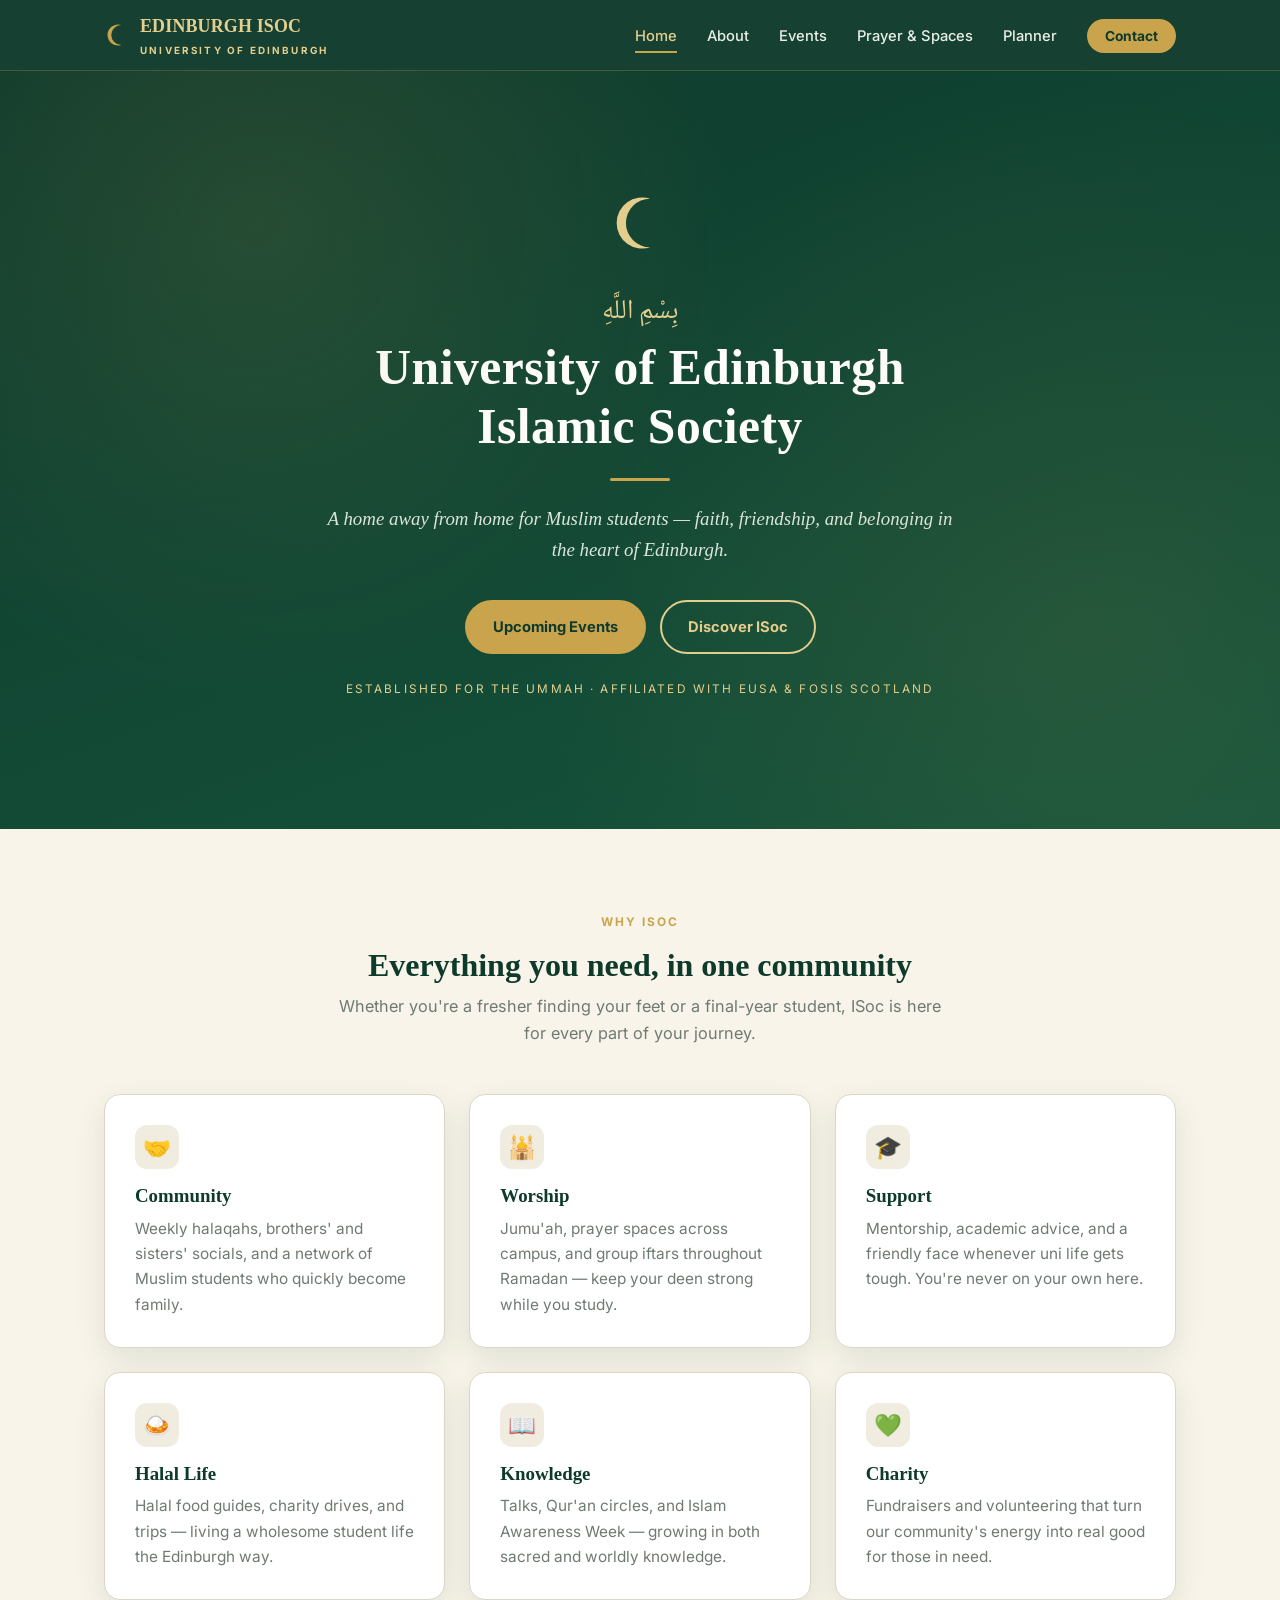
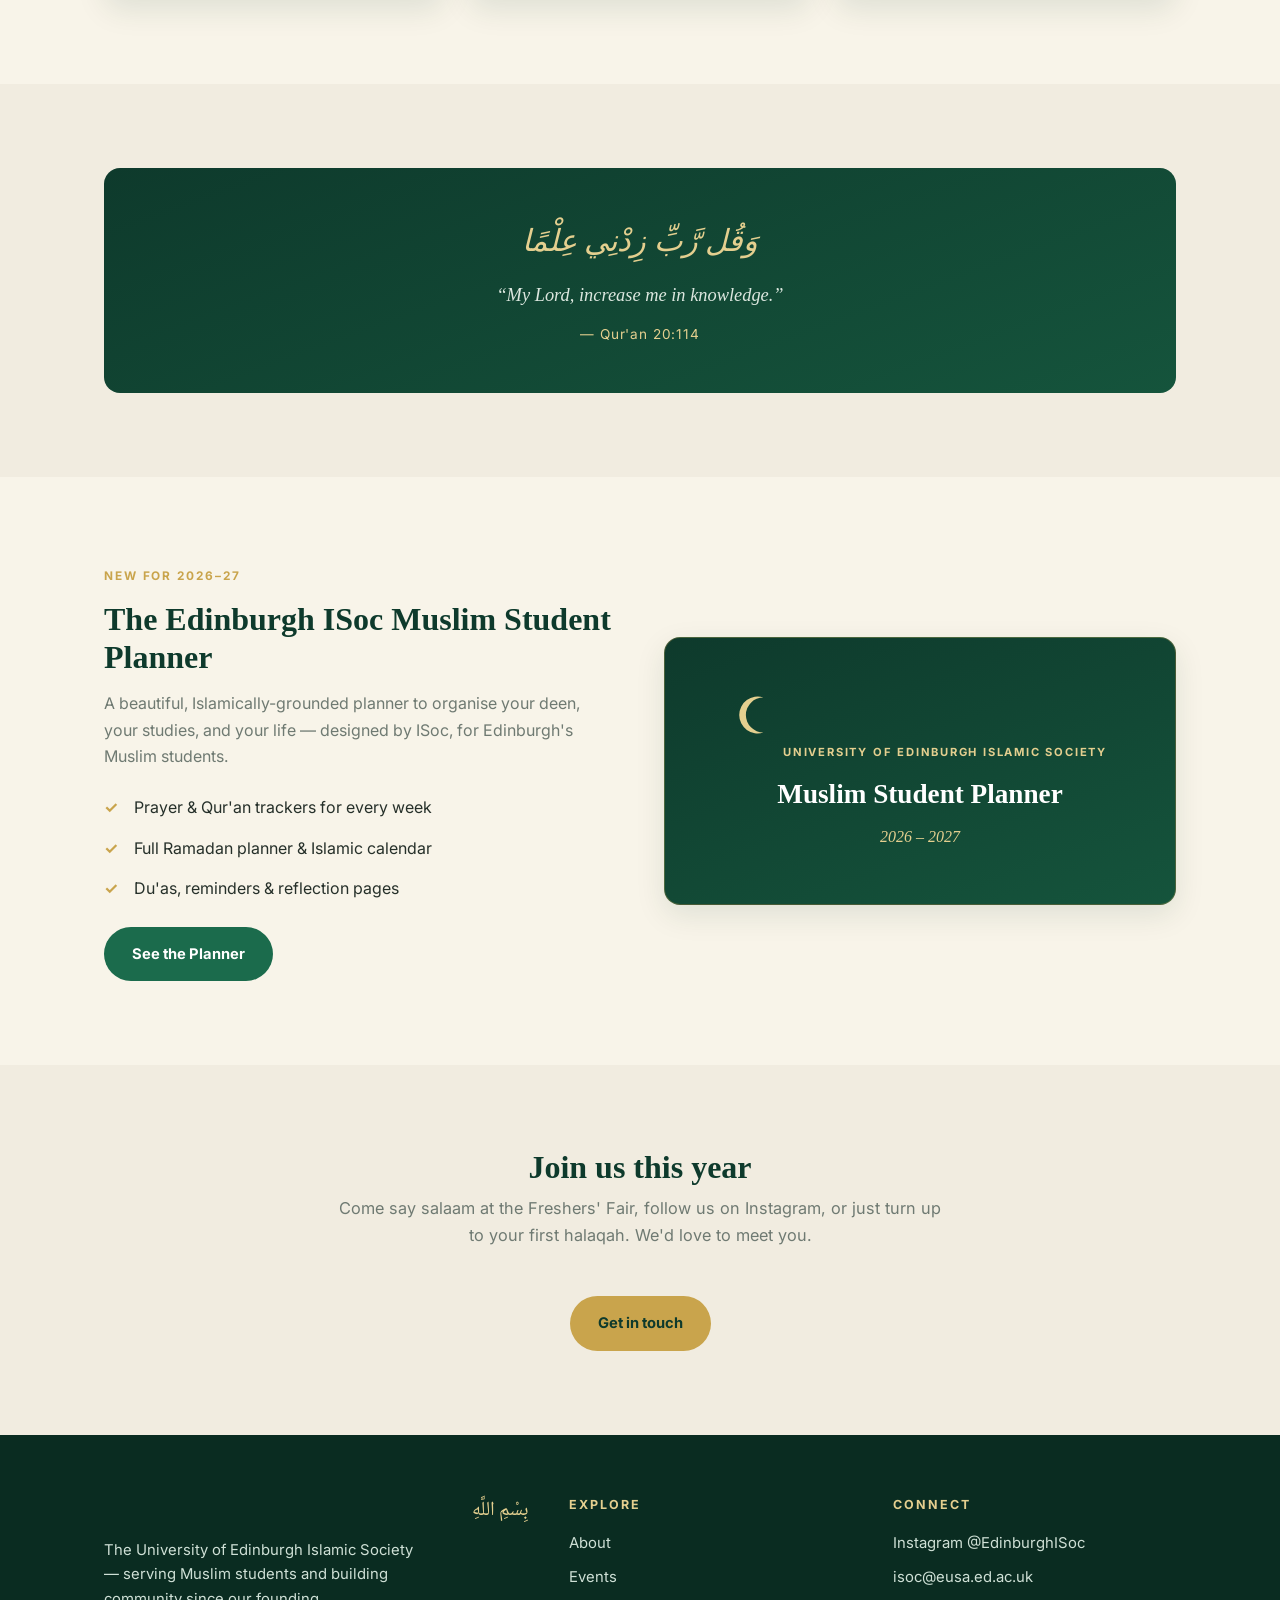
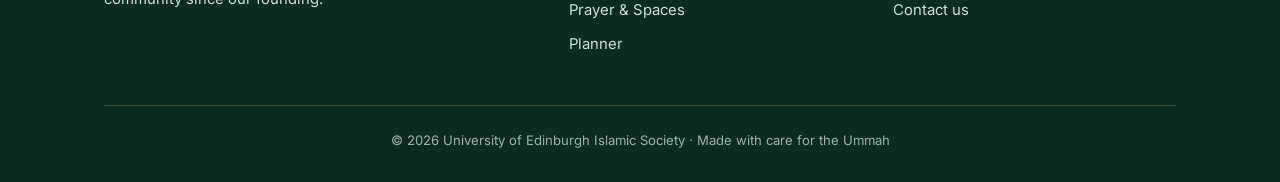
<file: index.html>
<!DOCTYPE html>
<html lang="en">
<head>
<meta charset="UTF-8">
<meta name="viewport" content="width=device-width,initial-scale=1">
<title>Edinburgh University Islamic Society (ISoc)</title>
<meta name="description" content="The University of Edinburgh Islamic Society — a home for Muslim students. Events, prayer spaces, community and support.">
<link rel="preconnect" href="https://fonts.googleapis.com">
<link href="https://fonts.googleapis.com/css2?family=Inter:wght@400;500;600;700&family=Noto+Naskh+Arabic:wght@500;700&display=swap" rel="stylesheet">
<link rel="stylesheet" href="assets/style.css">
</head>
<body>
<nav class="nav">
  <div class="container">
    <a class="brand" href="index.html">
      <svg class="crescent" viewBox="0 0 100 100"><path d="M66 12a40 40 0 1 0 0 76 31 31 0 1 1 0-76z" fill="currentColor"/></svg>
      <span class="txt"><b>Edinburgh ISoc</b><span>University of Edinburgh</span></span>
    </a>
    <button class="burger" aria-label="Menu"><span></span><span></span><span></span></button>
    <ul class="navlinks">
      <li><a href="index.html" class="active">Home</a></li>
      <li><a href="about.html">About</a></li>
      <li><a href="events.html">Events</a></li>
      <li><a href="prayer.html">Prayer &amp; Spaces</a></li>
      <li><a href="planner.html">Planner</a></li>
      <li><a href="contact.html" class="cta">Contact</a></li>
    </ul>
  </div>
</nav>

<header class="hero">
  <div class="container">
    <svg class="crescent-lg" viewBox="0 0 100 100"><path d="M66 12a40 40 0 1 0 0 76 31 31 0 1 1 0-76z" fill="currentColor"/></svg>
    <p class="ar">بِسْمِ اللَّهِ</p>
    <h1>University of Edinburgh<br>Islamic Society</h1>
    <div class="divider-rule"></div>
    <p class="lead">A home away from home for Muslim students — faith, friendship, and belonging in the heart of Edinburgh.</p>
    <div class="hero-actions">
      <a href="events.html" class="btn btn-gold">Upcoming Events</a>
      <a href="about.html" class="btn btn-ghost">Discover ISoc</a>
    </div>
    <p class="meta">Established for the Ummah · Affiliated with EUSA &amp; FOSIS Scotland</p>
  </div>
</header>

<section>
  <div class="container">
    <span class="eyebrow" style="display:block;text-align:center">Why ISoc</span>
    <h2 class="section-title">Everything you need, in one community</h2>
    <p class="section-sub">Whether you're a fresher finding your feet or a final-year student, ISoc is here for every part of your journey.</p>
    <div class="grid g3">
      <div class="card reveal"><div class="ico">🤝</div><h3>Community</h3><p>Weekly halaqahs, brothers' and sisters' socials, and a network of Muslim students who quickly become family.</p></div>
      <div class="card reveal"><div class="ico">🕌</div><h3>Worship</h3><p>Jumu'ah, prayer spaces across campus, and group iftars throughout Ramadan — keep your deen strong while you study.</p></div>
      <div class="card reveal"><div class="ico">🎓</div><h3>Support</h3><p>Mentorship, academic advice, and a friendly face whenever uni life gets tough. You're never on your own here.</p></div>
      <div class="card reveal"><div class="ico">🍛</div><h3>Halal Life</h3><p>Halal food guides, charity drives, and trips — living a wholesome student life the Edinburgh way.</p></div>
      <div class="card reveal"><div class="ico">📖</div><h3>Knowledge</h3><p>Talks, Qur'an circles, and Islam Awareness Week — growing in both sacred and worldly knowledge.</p></div>
      <div class="card reveal"><div class="ico">💚</div><h3>Charity</h3><p>Fundraisers and volunteering that turn our community's energy into real good for those in need.</p></div>
    </div>
  </div>
</section>

<section class="alt">
  <div class="container">
    <div class="quote reveal">
      <p class="ar">وَقُل رَّبِّ زِدْنِي عِلْمًا</p>
      <p>“My Lord, increase me in knowledge.”</p>
      <cite>— Qur'an 20:114</cite>
    </div>
  </div>
</section>

<section>
  <div class="container">
    <div class="feature">
      <div class="reveal">
        <span class="eyebrow">New for 2026–27</span>
        <h2 style="font-size:2rem;margin-bottom:14px">The Edinburgh ISoc Muslim Student Planner</h2>
        <p style="color:var(--muted);margin-bottom:10px">A beautiful, Islamically-grounded planner to organise your deen, your studies, and your life — designed by ISoc, for Edinburgh's Muslim students.</p>
        <ul class="ticklist">
          <li>Prayer &amp; Qur'an trackers for every week</li>
          <li>Full Ramadan planner &amp; Islamic calendar</li>
          <li>Du'as, reminders &amp; reflection pages</li>
        </ul>
        <a href="planner.html" class="btn btn-green">See the Planner</a>
      </div>
      <div class="pcover reveal">
        <svg class="crescent" viewBox="0 0 100 100"><path d="M66 12a40 40 0 1 0 0 76 31 31 0 1 1 0-76z" fill="currentColor"/></svg>
        <small>University of Edinburgh Islamic Society</small>
        <h3>Muslim Student Planner</h3>
        <p class="yr">2026 – 2027</p>
      </div>
    </div>
  </div>
</section>

<section class="alt">
  <div class="container" style="text-align:center">
    <h2 class="section-title">Join us this year</h2>
    <p class="section-sub">Come say salaam at the Freshers' Fair, follow us on Instagram, or just turn up to your first halaqah. We'd love to meet you.</p>
    <a href="contact.html" class="btn btn-gold">Get in touch</a>
  </div>
</section>

<footer>
  <div class="container">
    <div class="fgrid">
      <div>
        <p class="ar">بِسْمِ اللَّهِ</p>
        <p style="color:#cfe0d6;font-size:.93rem;max-width:320px">The University of Edinburgh Islamic Society — serving Muslim students and building community since our founding.</p>
      </div>
      <div>
        <h4>Explore</h4>
        <a href="about.html">About</a><a href="events.html">Events</a><a href="prayer.html">Prayer &amp; Spaces</a><a href="planner.html">Planner</a>
      </div>
      <div>
        <h4>Connect</h4>
        <a href="https://instagram.com/EdinburghISoc">Instagram @EdinburghISoc</a><a href="mailto:isoc@eusa.ed.ac.uk">isoc@eusa.ed.ac.uk</a><a href="contact.html">Contact us</a>
      </div>
    </div>
    <div class="fbottom">© <span id="yr">2026</span> University of Edinburgh Islamic Society · Made with care for the Ummah</div>
  </div>
</footer>
<script src="assets/script.js"></script>
</body>
</html>
</file>
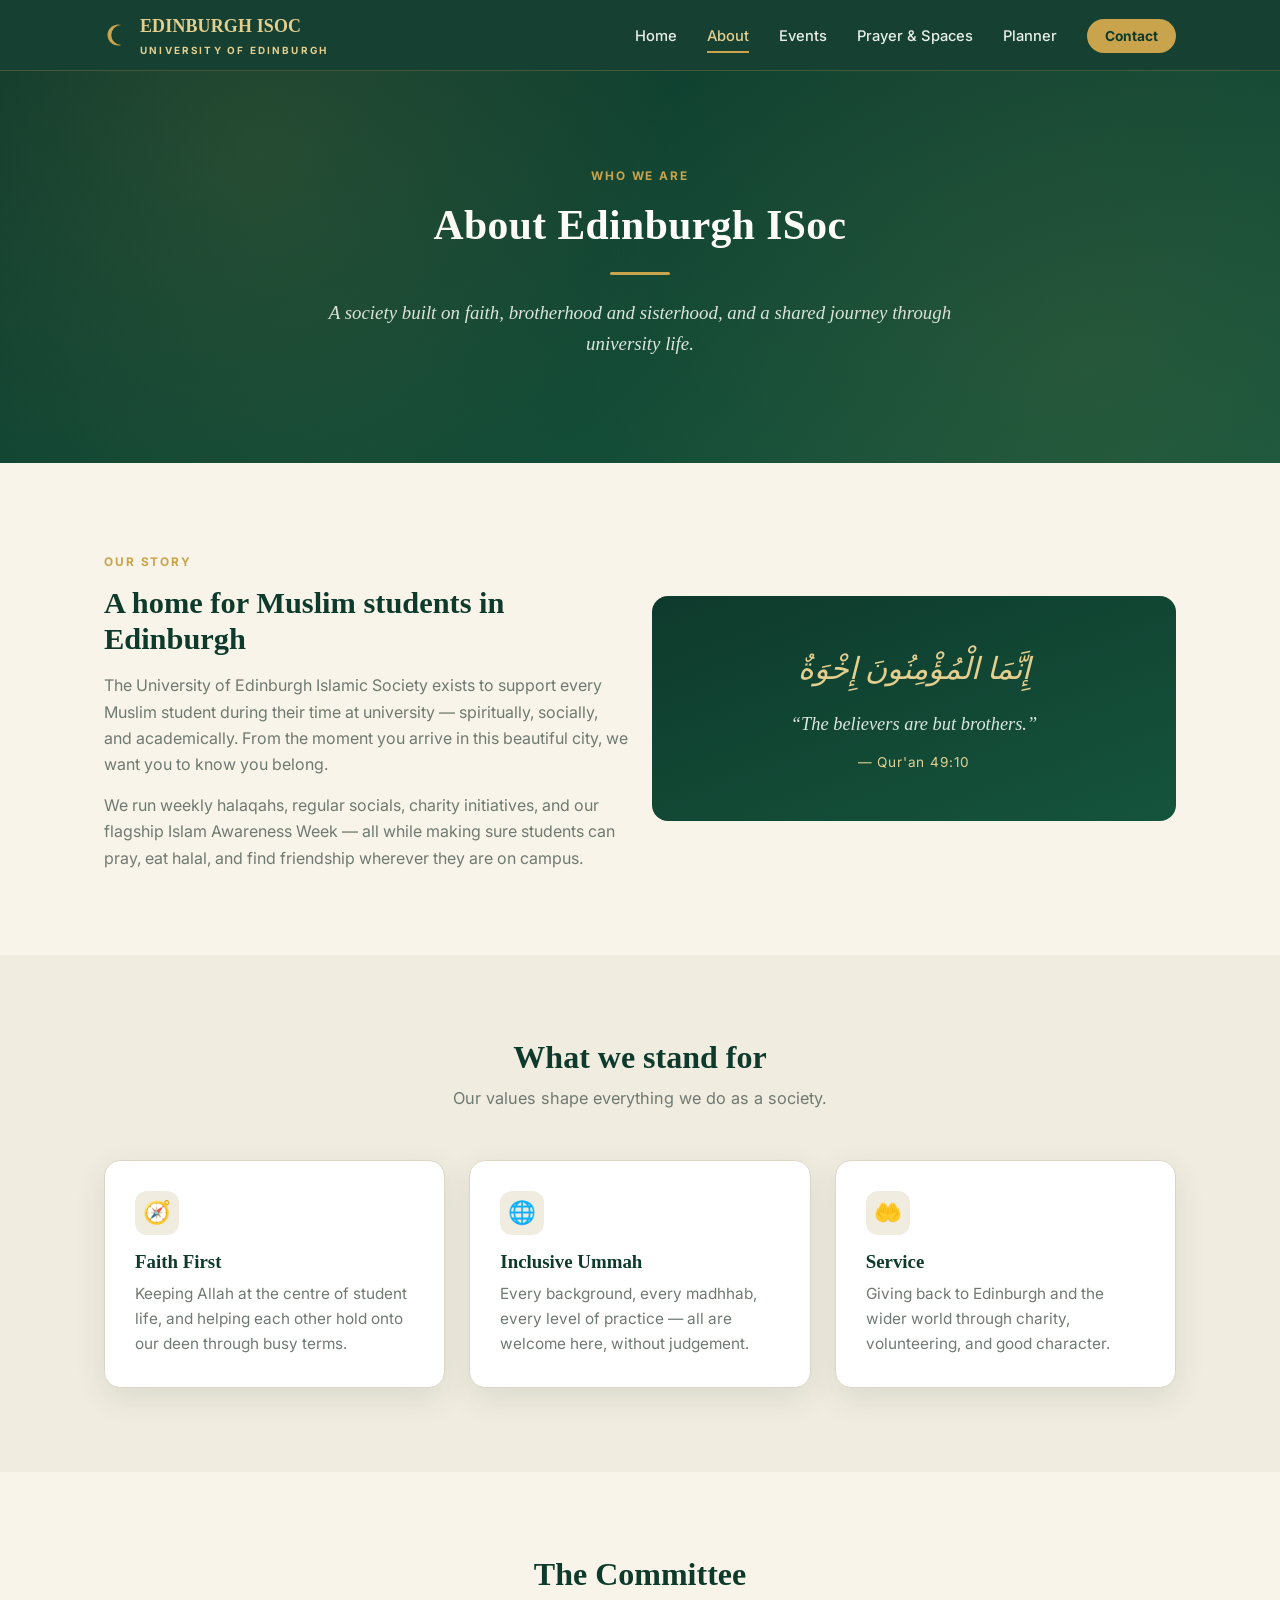
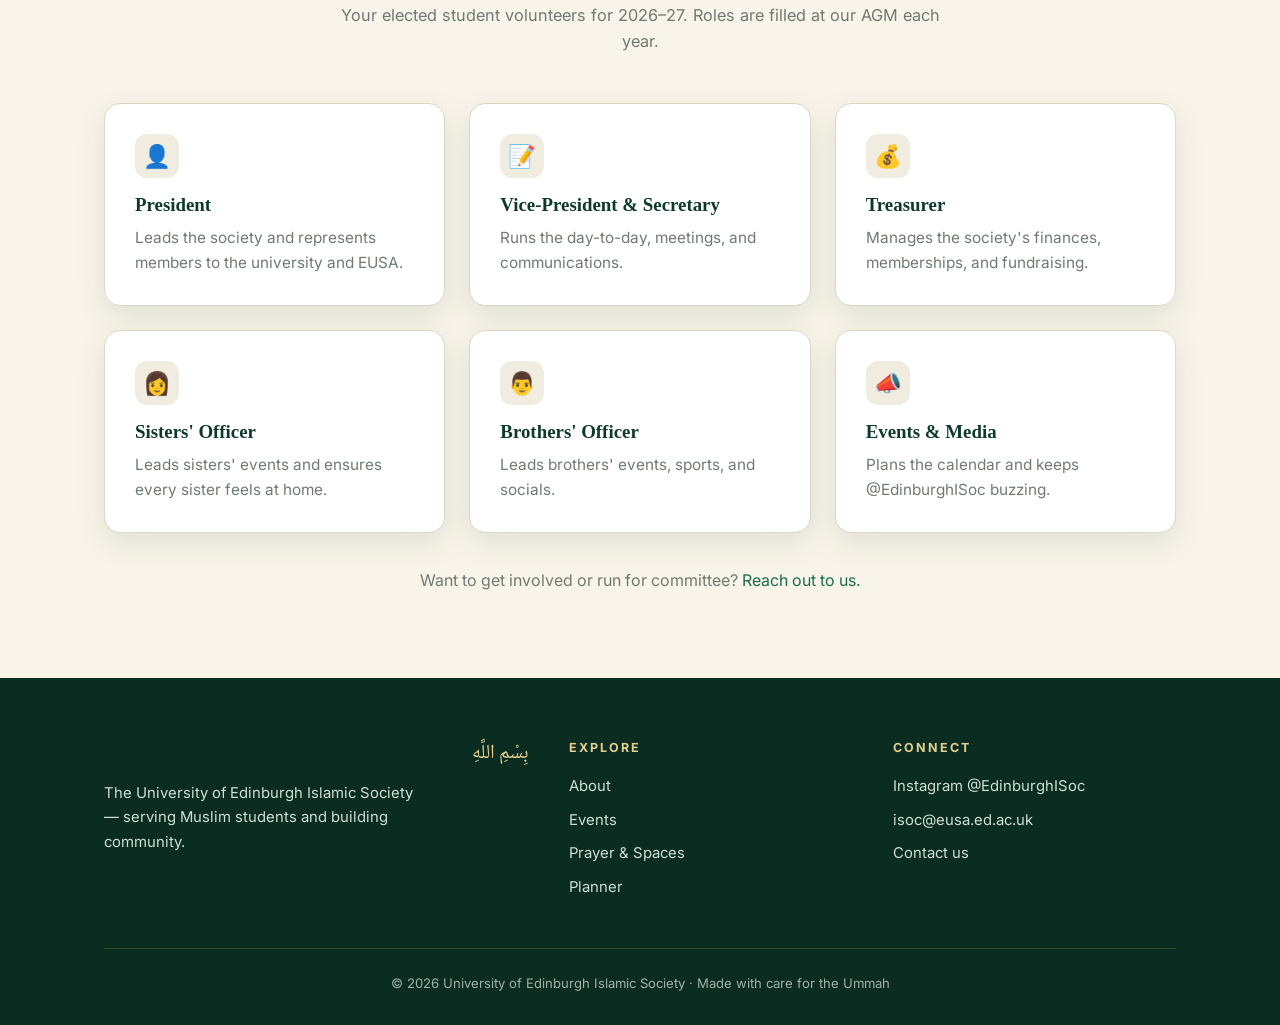
<file: about.html>
<!DOCTYPE html>
<html lang="en">
<head>
<meta charset="UTF-8">
<meta name="viewport" content="width=device-width,initial-scale=1">
<title>About · Edinburgh ISoc</title>
<meta name="description" content="Who we are: the University of Edinburgh Islamic Society, our mission, values and committee.">
<link href="https://fonts.googleapis.com/css2?family=Inter:wght@400;500;600;700&family=Noto+Naskh+Arabic:wght@500;700&display=swap" rel="stylesheet">
<link rel="stylesheet" href="assets/style.css">
</head>
<body>
<nav class="nav"><div class="container">
  <a class="brand" href="index.html"><svg class="crescent" viewBox="0 0 100 100"><path d="M66 12a40 40 0 1 0 0 76 31 31 0 1 1 0-76z" fill="currentColor"/></svg><span class="txt"><b>Edinburgh ISoc</b><span>University of Edinburgh</span></span></a>
  <button class="burger" aria-label="Menu"><span></span><span></span><span></span></button>
  <ul class="navlinks">
    <li><a href="index.html">Home</a></li><li><a href="about.html" class="active">About</a></li><li><a href="events.html">Events</a></li><li><a href="prayer.html">Prayer &amp; Spaces</a></li><li><a href="planner.html">Planner</a></li><li><a href="contact.html" class="cta">Contact</a></li>
  </ul>
</div></nav>

<header class="hero" style="padding:90px 0 96px">
  <div class="container">
    <span class="eyebrow">Who We Are</span>
    <h1 style="font-size:2.6rem">About Edinburgh ISoc</h1>
    <div class="divider-rule"></div>
    <p class="lead">A society built on faith, brotherhood and sisterhood, and a shared journey through university life.</p>
  </div>
</header>

<section>
  <div class="container">
    <div class="g2 grid" style="align-items:center">
      <div class="reveal">
        <span class="eyebrow">Our Story</span>
        <h2 style="font-size:1.9rem;margin-bottom:14px">A home for Muslim students in Edinburgh</h2>
        <p style="color:var(--muted);margin-bottom:14px">The University of Edinburgh Islamic Society exists to support every Muslim student during their time at university — spiritually, socially, and academically. From the moment you arrive in this beautiful city, we want you to know you belong.</p>
        <p style="color:var(--muted)">We run weekly halaqahs, regular socials, charity initiatives, and our flagship Islam Awareness Week — all while making sure students can pray, eat halal, and find friendship wherever they are on campus.</p>
      </div>
      <div class="quote reveal">
        <p class="ar">إِنَّمَا الْمُؤْمِنُونَ إِخْوَةٌ</p>
        <p>“The believers are but brothers.”</p>
        <cite>— Qur'an 49:10</cite>
      </div>
    </div>
  </div>
</section>

<section class="alt">
  <div class="container">
    <h2 class="section-title">What we stand for</h2>
    <p class="section-sub">Our values shape everything we do as a society.</p>
    <div class="grid g3">
      <div class="card reveal"><div class="ico">🧭</div><h3>Faith First</h3><p>Keeping Allah at the centre of student life, and helping each other hold onto our deen through busy terms.</p></div>
      <div class="card reveal"><div class="ico">🌐</div><h3>Inclusive Ummah</h3><p>Every background, every madhhab, every level of practice — all are welcome here, without judgement.</p></div>
      <div class="card reveal"><div class="ico">🤲</div><h3>Service</h3><p>Giving back to Edinburgh and the wider world through charity, volunteering, and good character.</p></div>
    </div>
  </div>
</section>

<section>
  <div class="container">
    <h2 class="section-title">The Committee</h2>
    <p class="section-sub">Your elected student volunteers for 2026–27. Roles are filled at our AGM each year.</p>
    <div class="grid g3">
      <div class="card reveal"><div class="ico">👤</div><h3>President</h3><p>Leads the society and represents members to the university and EUSA.</p></div>
      <div class="card reveal"><div class="ico">📝</div><h3>Vice-President &amp; Secretary</h3><p>Runs the day-to-day, meetings, and communications.</p></div>
      <div class="card reveal"><div class="ico">💰</div><h3>Treasurer</h3><p>Manages the society's finances, memberships, and fundraising.</p></div>
      <div class="card reveal"><div class="ico">👩</div><h3>Sisters' Officer</h3><p>Leads sisters' events and ensures every sister feels at home.</p></div>
      <div class="card reveal"><div class="ico">👨</div><h3>Brothers' Officer</h3><p>Leads brothers' events, sports, and socials.</p></div>
      <div class="card reveal"><div class="ico">📣</div><h3>Events &amp; Media</h3><p>Plans the calendar and keeps @EdinburghISoc buzzing.</p></div>
    </div>
    <p style="text-align:center;margin-top:34px;color:var(--muted)">Want to get involved or run for committee? <a href="contact.html">Reach out to us.</a></p>
  </div>
</section>

<footer><div class="container">
  <div class="fgrid">
    <div><p class="ar">بِسْمِ اللَّهِ</p><p style="color:#cfe0d6;font-size:.93rem;max-width:320px">The University of Edinburgh Islamic Society — serving Muslim students and building community.</p></div>
    <div><h4>Explore</h4><a href="about.html">About</a><a href="events.html">Events</a><a href="prayer.html">Prayer &amp; Spaces</a><a href="planner.html">Planner</a></div>
    <div><h4>Connect</h4><a href="https://instagram.com/EdinburghISoc">Instagram @EdinburghISoc</a><a href="mailto:isoc@eusa.ed.ac.uk">isoc@eusa.ed.ac.uk</a><a href="contact.html">Contact us</a></div>
  </div>
  <div class="fbottom">© <span id="yr">2026</span> University of Edinburgh Islamic Society · Made with care for the Ummah</div>
</div></footer>
<script src="assets/script.js"></script>
</body></html>
</file>
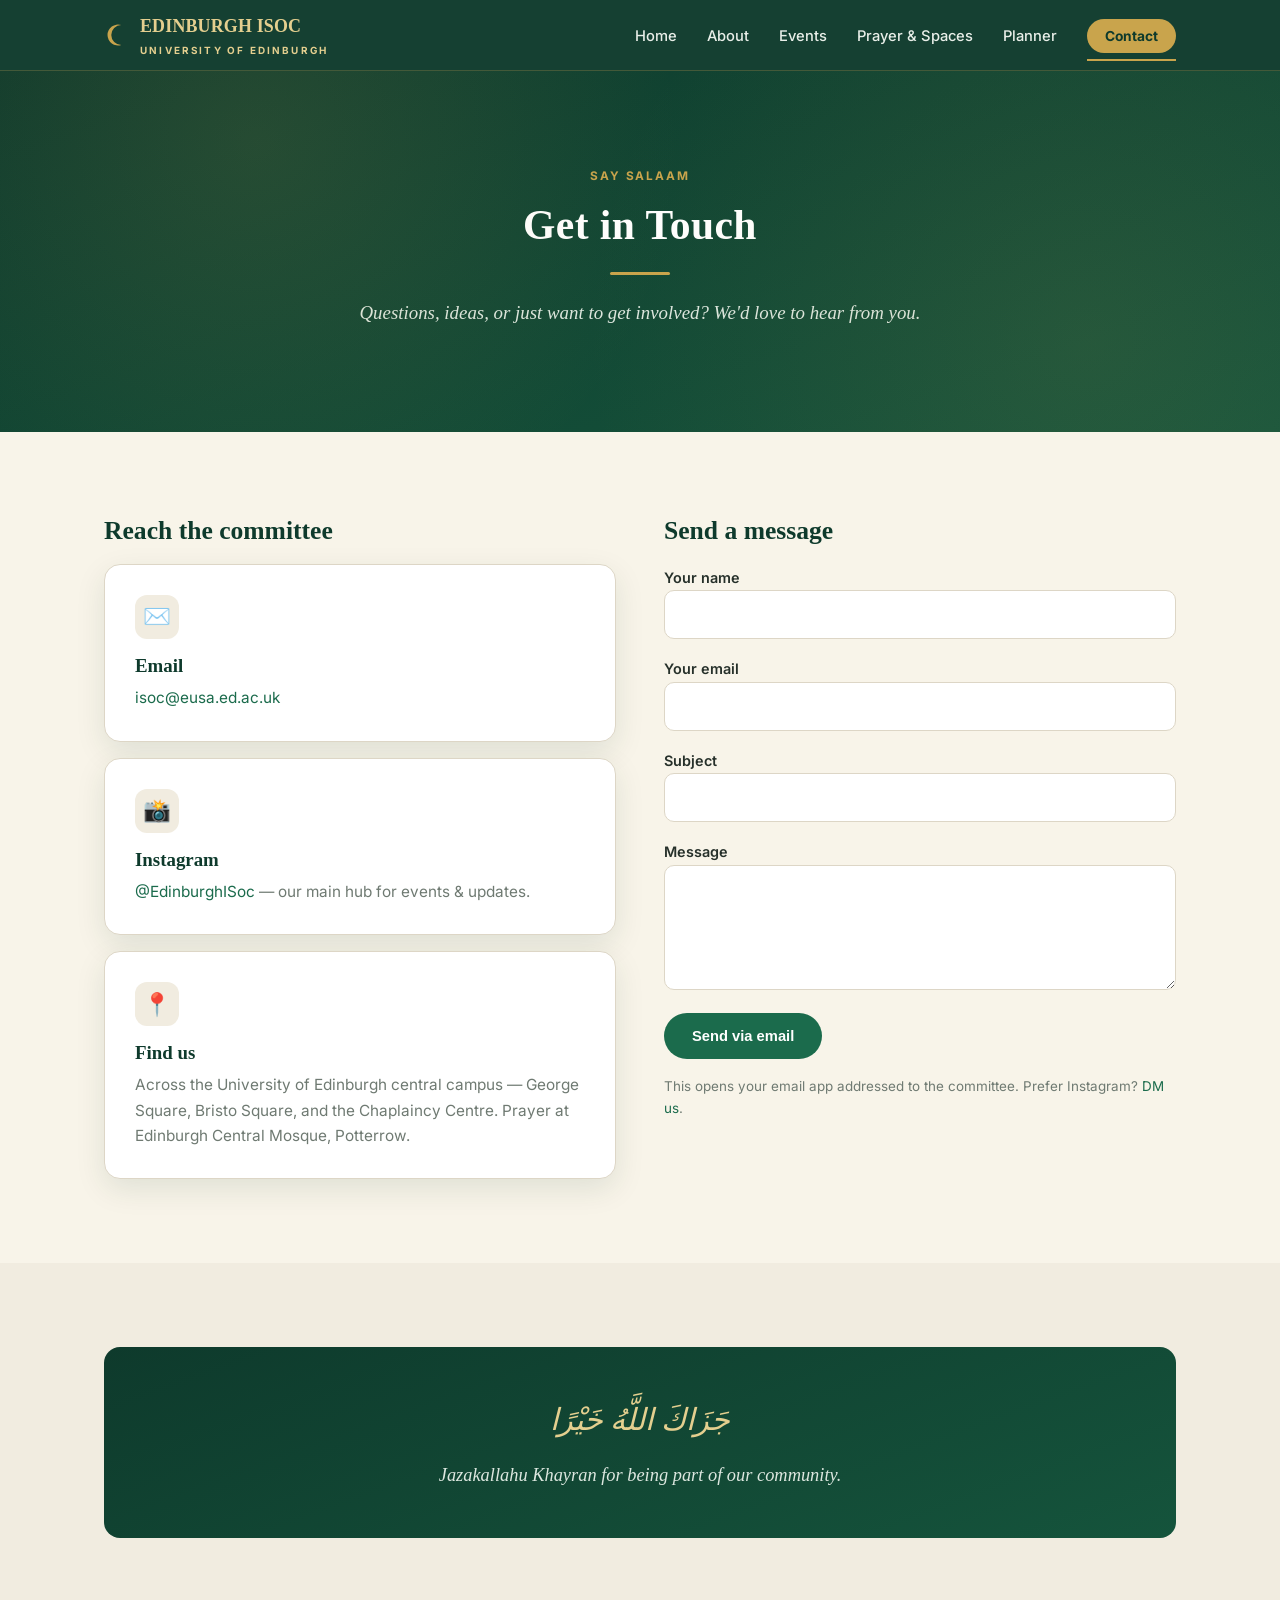
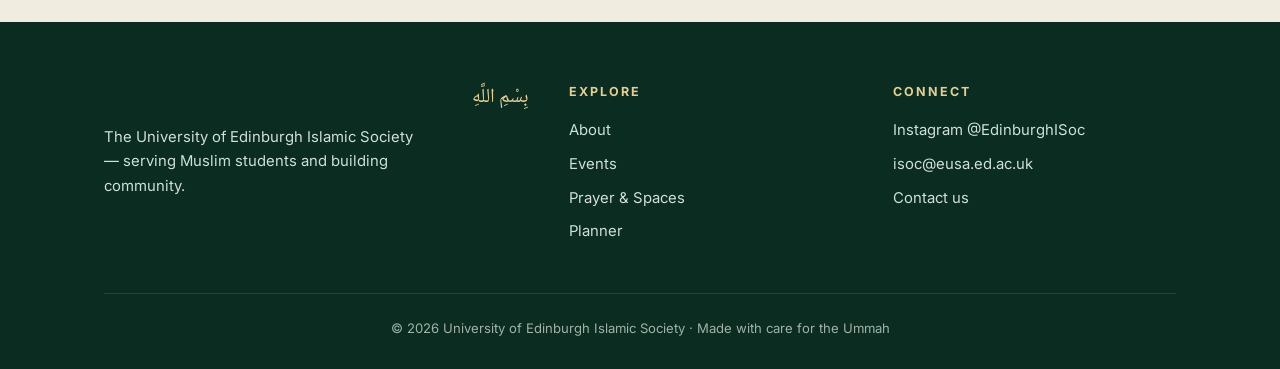
<file: contact.html>
<!DOCTYPE html>
<html lang="en">
<head>
<meta charset="UTF-8">
<meta name="viewport" content="width=device-width,initial-scale=1">
<title>Contact · Edinburgh ISoc</title>
<meta name="description" content="Get in touch with the University of Edinburgh Islamic Society.">
<link href="https://fonts.googleapis.com/css2?family=Inter:wght@400;500;600;700&family=Noto+Naskh+Arabic:wght@500;700&display=swap" rel="stylesheet">
<link rel="stylesheet" href="assets/style.css">
</head>
<body>
<nav class="nav"><div class="container">
  <a class="brand" href="index.html"><svg class="crescent" viewBox="0 0 100 100"><path d="M66 12a40 40 0 1 0 0 76 31 31 0 1 1 0-76z" fill="currentColor"/></svg><span class="txt"><b>Edinburgh ISoc</b><span>University of Edinburgh</span></span></a>
  <button class="burger" aria-label="Menu"><span></span><span></span><span></span></button>
  <ul class="navlinks">
    <li><a href="index.html">Home</a></li><li><a href="about.html">About</a></li><li><a href="events.html">Events</a></li><li><a href="prayer.html">Prayer &amp; Spaces</a></li><li><a href="planner.html">Planner</a></li><li><a href="contact.html" class="cta active">Contact</a></li>
  </ul>
</div></nav>

<header class="hero" style="padding:90px 0 96px">
  <div class="container">
    <span class="eyebrow">Say Salaam</span>
    <h1 style="font-size:2.6rem">Get in Touch</h1>
    <div class="divider-rule"></div>
    <p class="lead">Questions, ideas, or just want to get involved? We'd love to hear from you.</p>
  </div>
</header>

<section>
  <div class="container">
    <div class="grid g2" style="align-items:start;gap:48px">
      <div class="reveal">
        <h2 style="font-size:1.6rem;margin-bottom:18px">Reach the committee</h2>
        <div class="card" style="margin-bottom:16px"><div class="ico">✉️</div><h3>Email</h3><p><a href="mailto:isoc@eusa.ed.ac.uk">isoc@eusa.ed.ac.uk</a></p></div>
        <div class="card" style="margin-bottom:16px"><div class="ico">📸</div><h3>Instagram</h3><p><a href="https://instagram.com/EdinburghISoc">@EdinburghISoc</a> — our main hub for events &amp; updates.</p></div>
        <div class="card"><div class="ico">📍</div><h3>Find us</h3><p>Across the University of Edinburgh central campus — George Square, Bristo Square, and the Chaplaincy Centre. Prayer at Edinburgh Central Mosque, Potterrow.</p></div>
      </div>
      <div class="reveal">
        <h2 style="font-size:1.6rem;margin-bottom:18px">Send a message</h2>
        <form class="form" id="contactForm">
          <div><label for="name">Your name</label><input id="name" name="name" required></div>
          <div><label for="email">Your email</label><input id="email" name="email" type="email" required></div>
          <div><label for="subject">Subject</label><input id="subject" name="subject"></div>
          <div><label for="message">Message</label><textarea id="message" name="message" rows="5" required></textarea></div>
          <button type="submit" class="btn btn-green" style="justify-self:start">Send via email</button>
          <p style="color:var(--muted);font-size:.84rem">This opens your email app addressed to the committee. Prefer Instagram? <a href="https://instagram.com/EdinburghISoc">DM us</a>.</p>
        </form>
      </div>
    </div>
  </div>
</section>

<section class="alt">
  <div class="container">
    <div class="quote reveal">
      <p class="ar">جَزَاكَ اللَّهُ خَيْرًا</p>
      <p>Jazakallahu Khayran for being part of our community.</p>
    </div>
  </div>
</section>

<footer><div class="container">
  <div class="fgrid">
    <div><p class="ar">بِسْمِ اللَّهِ</p><p style="color:#cfe0d6;font-size:.93rem;max-width:320px">The University of Edinburgh Islamic Society — serving Muslim students and building community.</p></div>
    <div><h4>Explore</h4><a href="about.html">About</a><a href="events.html">Events</a><a href="prayer.html">Prayer &amp; Spaces</a><a href="planner.html">Planner</a></div>
    <div><h4>Connect</h4><a href="https://instagram.com/EdinburghISoc">Instagram @EdinburghISoc</a><a href="mailto:isoc@eusa.ed.ac.uk">isoc@eusa.ed.ac.uk</a><a href="contact.html">Contact us</a></div>
  </div>
  <div class="fbottom">© <span id="yr">2026</span> University of Edinburgh Islamic Society · Made with care for the Ummah</div>
</div></footer>
<script src="assets/script.js"></script>
</body></html>
</file>
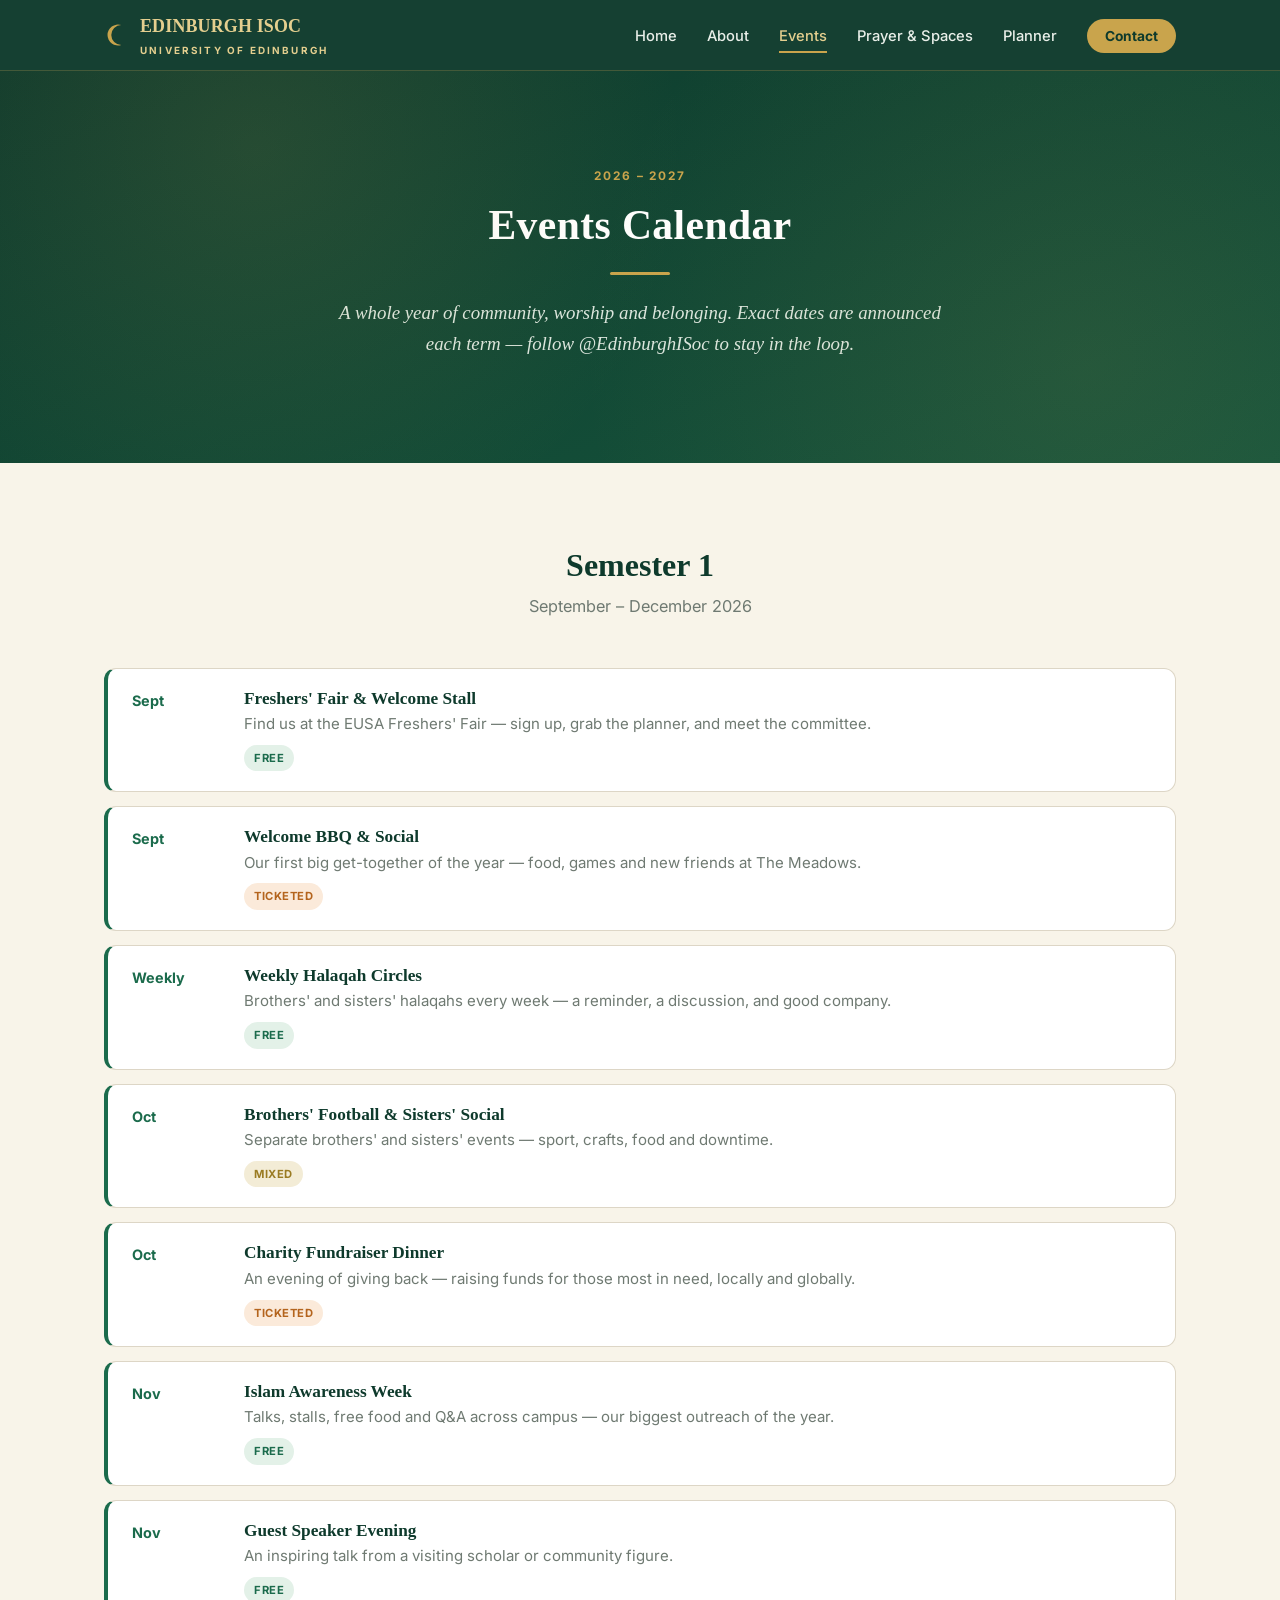
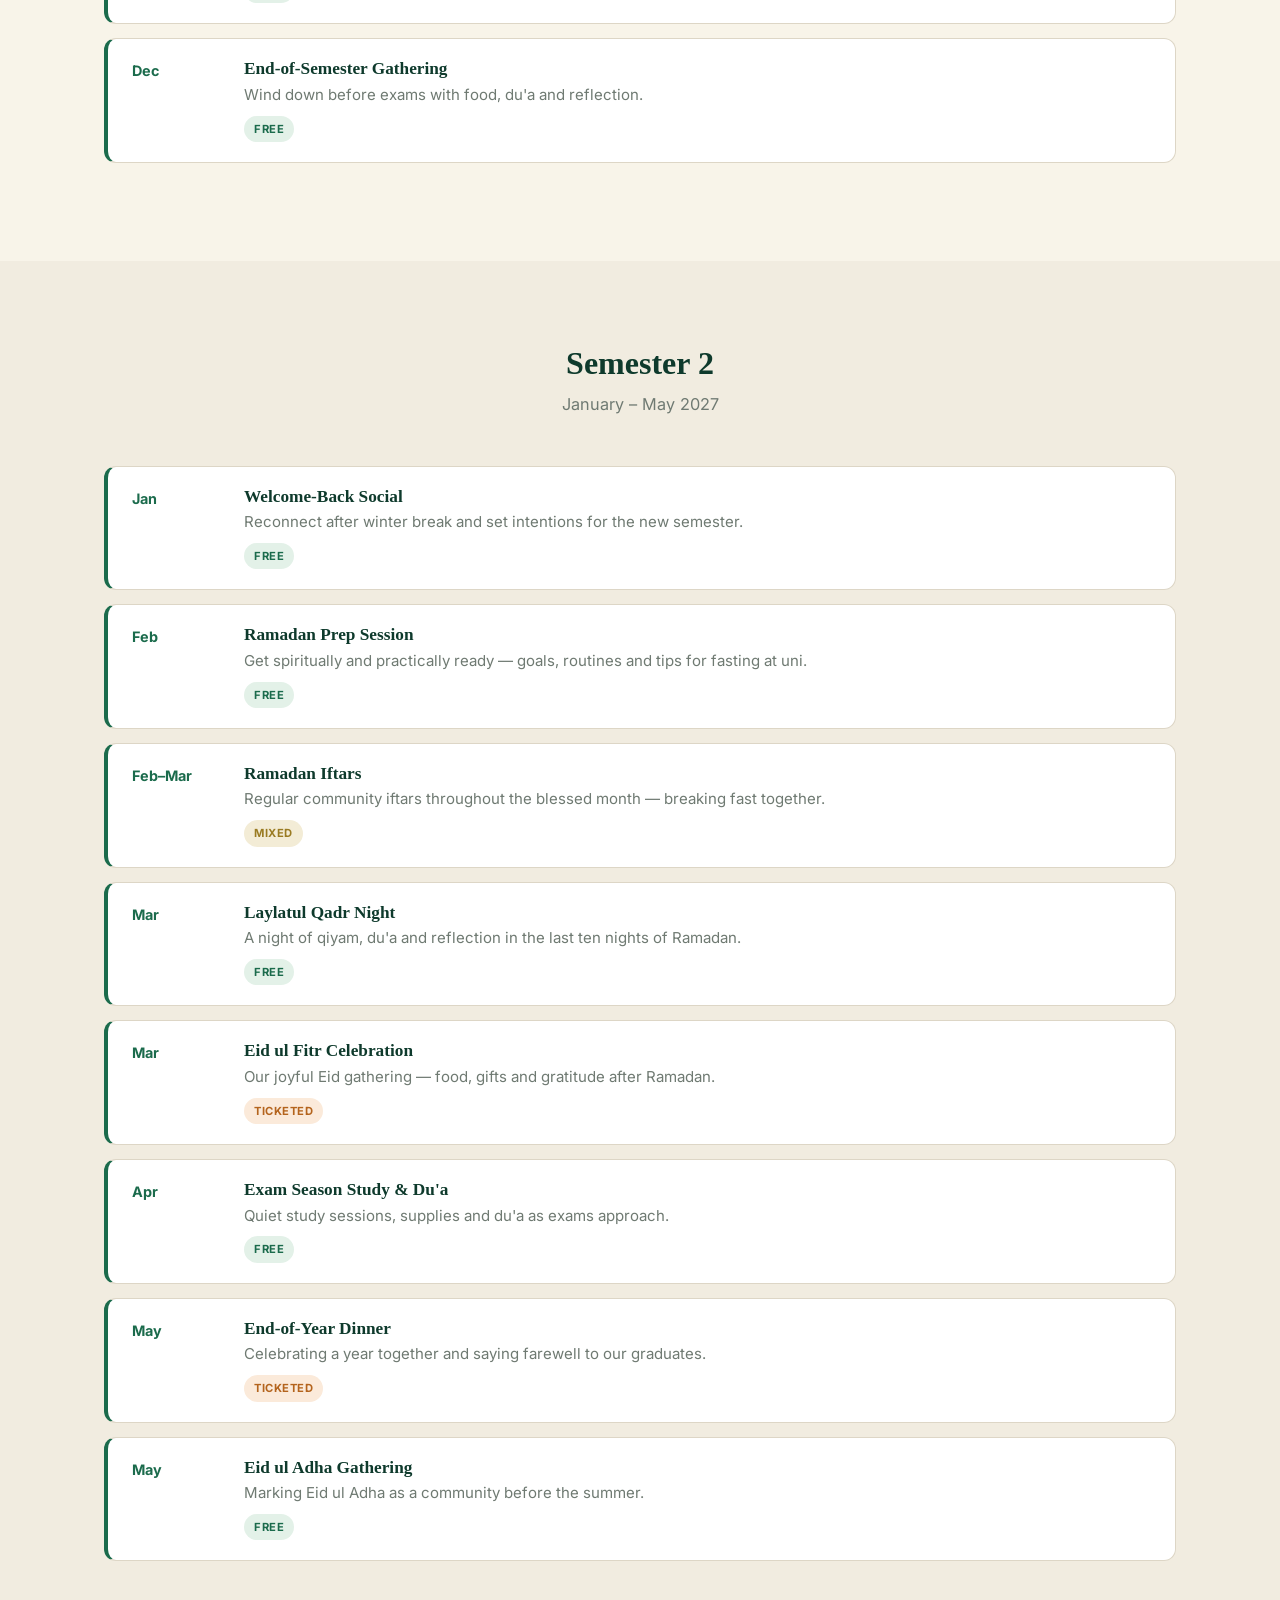
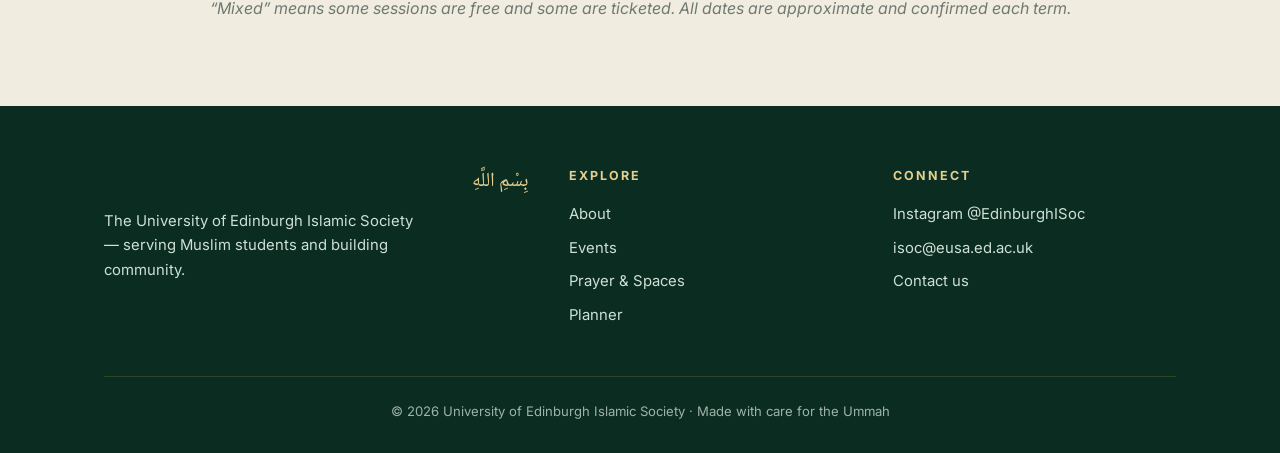
<file: events.html>
<!DOCTYPE html>
<html lang="en">
<head>
<meta charset="UTF-8">
<meta name="viewport" content="width=device-width,initial-scale=1">
<title>Events · Edinburgh ISoc</title>
<meta name="description" content="ISoc events 2026–27: socials, halaqahs, charity, Islam Awareness Week, Ramadan iftars, Eid and more.">
<link href="https://fonts.googleapis.com/css2?family=Inter:wght@400;500;600;700&family=Noto+Naskh+Arabic:wght@500;700&display=swap" rel="stylesheet">
<link rel="stylesheet" href="assets/style.css">
</head>
<body>
<nav class="nav"><div class="container">
  <a class="brand" href="index.html"><svg class="crescent" viewBox="0 0 100 100"><path d="M66 12a40 40 0 1 0 0 76 31 31 0 1 1 0-76z" fill="currentColor"/></svg><span class="txt"><b>Edinburgh ISoc</b><span>University of Edinburgh</span></span></a>
  <button class="burger" aria-label="Menu"><span></span><span></span><span></span></button>
  <ul class="navlinks">
    <li><a href="index.html">Home</a></li><li><a href="about.html">About</a></li><li><a href="events.html" class="active">Events</a></li><li><a href="prayer.html">Prayer &amp; Spaces</a></li><li><a href="planner.html">Planner</a></li><li><a href="contact.html" class="cta">Contact</a></li>
  </ul>
</div></nav>

<header class="hero" style="padding:90px 0 96px">
  <div class="container">
    <span class="eyebrow">2026 – 2027</span>
    <h1 style="font-size:2.6rem">Events Calendar</h1>
    <div class="divider-rule"></div>
    <p class="lead">A whole year of community, worship and belonging. Exact dates are announced each term — follow @EdinburghISoc to stay in the loop.</p>
  </div>
</header>

<section>
  <div class="container">
    <h2 class="section-title">Semester 1</h2>
    <p class="section-sub">September – December 2026</p>
    <div class="reveal">
      <div class="event"><div class="when">Sept</div><div><h3>Freshers' Fair &amp; Welcome Stall</h3><p>Find us at the EUSA Freshers' Fair — sign up, grab the planner, and meet the committee.</p><span class="badge free">Free</span></div></div>
      <div class="event"><div class="when">Sept</div><div><h3>Welcome BBQ &amp; Social</h3><p>Our first big get-together of the year — food, games and new friends at The Meadows.</p><span class="badge ticketed">Ticketed</span></div></div>
      <div class="event"><div class="when">Weekly</div><div><h3>Weekly Halaqah Circles</h3><p>Brothers' and sisters' halaqahs every week — a reminder, a discussion, and good company.</p><span class="badge free">Free</span></div></div>
      <div class="event"><div class="when">Oct</div><div><h3>Brothers' Football &amp; Sisters' Social</h3><p>Separate brothers' and sisters' events — sport, crafts, food and downtime.</p><span class="badge mixed">Mixed</span></div></div>
      <div class="event"><div class="when">Oct</div><div><h3>Charity Fundraiser Dinner</h3><p>An evening of giving back — raising funds for those most in need, locally and globally.</p><span class="badge ticketed">Ticketed</span></div></div>
      <div class="event"><div class="when">Nov</div><div><h3>Islam Awareness Week</h3><p>Talks, stalls, free food and Q&amp;A across campus — our biggest outreach of the year.</p><span class="badge free">Free</span></div></div>
      <div class="event"><div class="when">Nov</div><div><h3>Guest Speaker Evening</h3><p>An inspiring talk from a visiting scholar or community figure.</p><span class="badge free">Free</span></div></div>
      <div class="event"><div class="when">Dec</div><div><h3>End-of-Semester Gathering</h3><p>Wind down before exams with food, du'a and reflection.</p><span class="badge free">Free</span></div></div>
    </div>
  </div>
</section>

<section class="alt">
  <div class="container">
    <h2 class="section-title">Semester 2</h2>
    <p class="section-sub">January – May 2027</p>
    <div class="reveal">
      <div class="event"><div class="when">Jan</div><div><h3>Welcome-Back Social</h3><p>Reconnect after winter break and set intentions for the new semester.</p><span class="badge free">Free</span></div></div>
      <div class="event"><div class="when">Feb</div><div><h3>Ramadan Prep Session</h3><p>Get spiritually and practically ready — goals, routines and tips for fasting at uni.</p><span class="badge free">Free</span></div></div>
      <div class="event"><div class="when">Feb–Mar</div><div><h3>Ramadan Iftars</h3><p>Regular community iftars throughout the blessed month — breaking fast together.</p><span class="badge mixed">Mixed</span></div></div>
      <div class="event"><div class="when">Mar</div><div><h3>Laylatul Qadr Night</h3><p>A night of qiyam, du'a and reflection in the last ten nights of Ramadan.</p><span class="badge free">Free</span></div></div>
      <div class="event"><div class="when">Mar</div><div><h3>Eid ul Fitr Celebration</h3><p>Our joyful Eid gathering — food, gifts and gratitude after Ramadan.</p><span class="badge ticketed">Ticketed</span></div></div>
      <div class="event"><div class="when">Apr</div><div><h3>Exam Season Study &amp; Du'a</h3><p>Quiet study sessions, supplies and du'a as exams approach.</p><span class="badge free">Free</span></div></div>
      <div class="event"><div class="when">May</div><div><h3>End-of-Year Dinner</h3><p>Celebrating a year together and saying farewell to our graduates.</p><span class="badge ticketed">Ticketed</span></div></div>
      <div class="event"><div class="when">May</div><div><h3>Eid ul Adha Gathering</h3><p>Marking Eid ul Adha as a community before the summer.</p><span class="badge free">Free</span></div></div>
    </div>
    <p style="text-align:center;margin-top:34px;color:var(--muted)"><em>“Mixed” means some sessions are free and some are ticketed. All dates are approximate and confirmed each term.</em></p>
  </div>
</section>

<footer><div class="container">
  <div class="fgrid">
    <div><p class="ar">بِسْمِ اللَّهِ</p><p style="color:#cfe0d6;font-size:.93rem;max-width:320px">The University of Edinburgh Islamic Society — serving Muslim students and building community.</p></div>
    <div><h4>Explore</h4><a href="about.html">About</a><a href="events.html">Events</a><a href="prayer.html">Prayer &amp; Spaces</a><a href="planner.html">Planner</a></div>
    <div><h4>Connect</h4><a href="https://instagram.com/EdinburghISoc">Instagram @EdinburghISoc</a><a href="mailto:isoc@eusa.ed.ac.uk">isoc@eusa.ed.ac.uk</a><a href="contact.html">Contact us</a></div>
  </div>
  <div class="fbottom">© <span id="yr">2026</span> University of Edinburgh Islamic Society · Made with care for the Ummah</div>
</div></footer>
<script src="assets/script.js"></script>
</body></html>
</file>
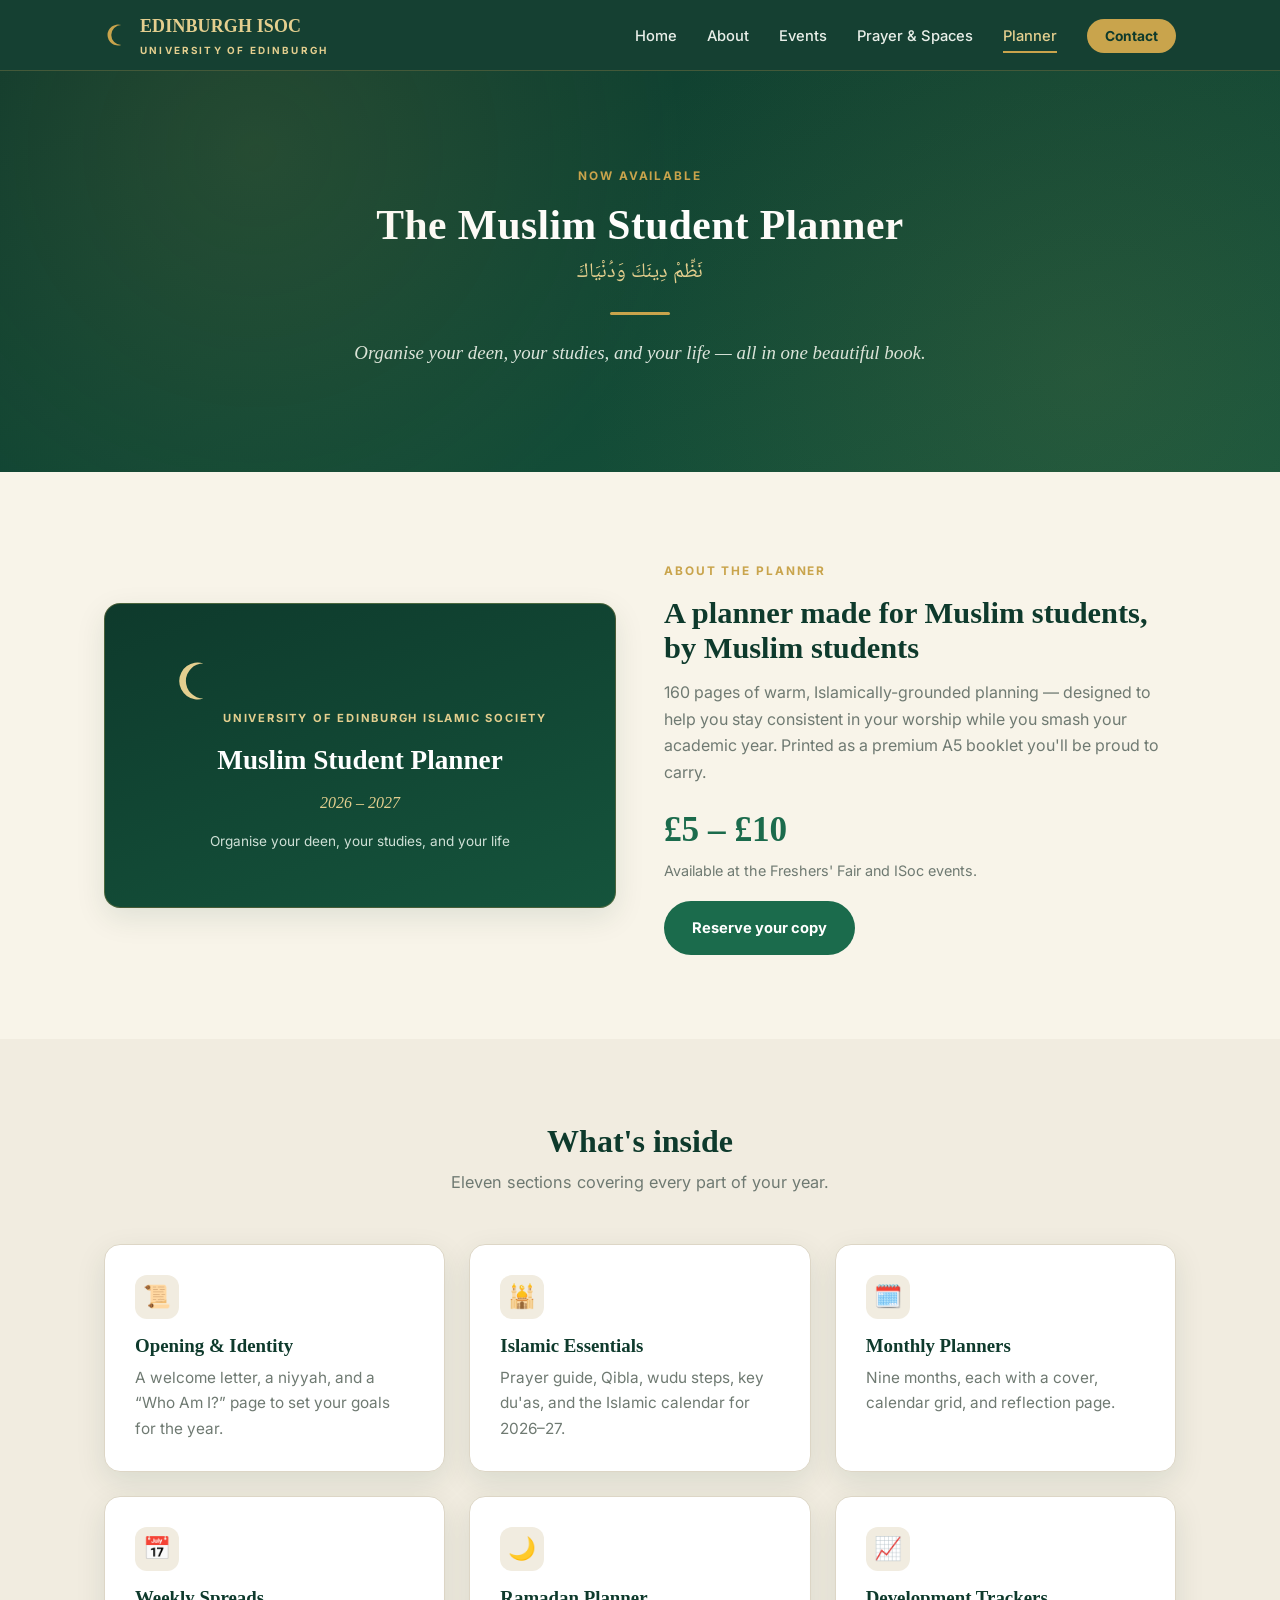
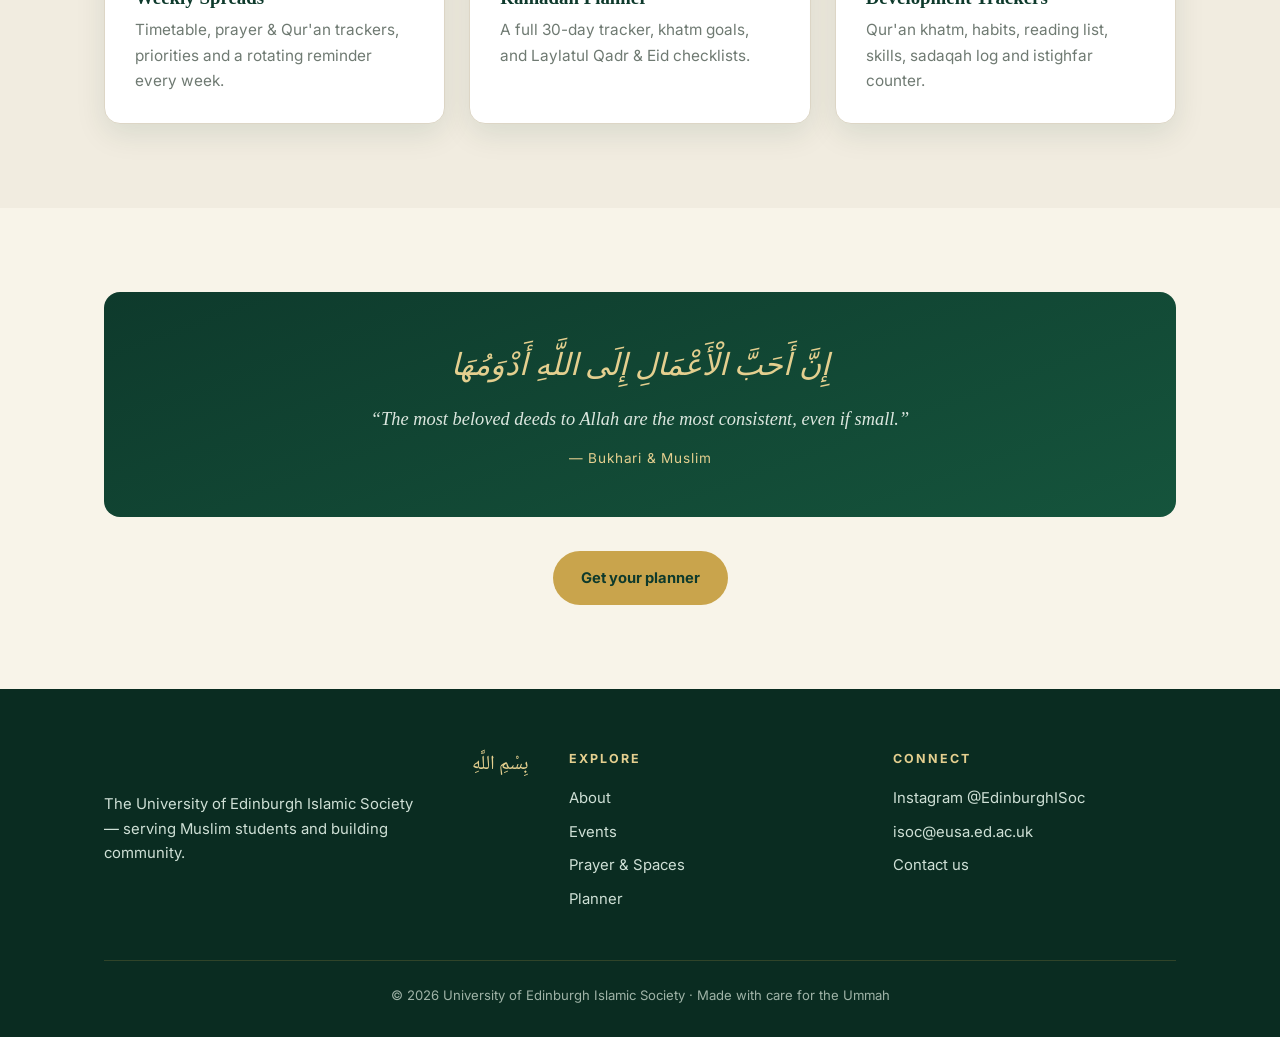
<file: planner.html>
<!DOCTYPE html>
<html lang="en">
<head>
<meta charset="UTF-8">
<meta name="viewport" content="width=device-width,initial-scale=1">
<title>The Muslim Student Planner · Edinburgh ISoc</title>
<meta name="description" content="The Edinburgh ISoc Muslim Student Planner 2026–27 — organise your deen, your studies, and your life.">
<link href="https://fonts.googleapis.com/css2?family=Inter:wght@400;500;600;700&family=Noto+Naskh+Arabic:wght@500;700&display=swap" rel="stylesheet">
<link rel="stylesheet" href="assets/style.css">
</head>
<body>
<nav class="nav"><div class="container">
  <a class="brand" href="index.html"><svg class="crescent" viewBox="0 0 100 100"><path d="M66 12a40 40 0 1 0 0 76 31 31 0 1 1 0-76z" fill="currentColor"/></svg><span class="txt"><b>Edinburgh ISoc</b><span>University of Edinburgh</span></span></a>
  <button class="burger" aria-label="Menu"><span></span><span></span><span></span></button>
  <ul class="navlinks">
    <li><a href="index.html">Home</a></li><li><a href="about.html">About</a></li><li><a href="events.html">Events</a></li><li><a href="prayer.html">Prayer &amp; Spaces</a></li><li><a href="planner.html" class="active">Planner</a></li><li><a href="contact.html" class="cta">Contact</a></li>
  </ul>
</div></nav>

<header class="hero" style="padding:90px 0 96px">
  <div class="container">
    <span class="eyebrow">Now Available</span>
    <h1 style="font-size:2.6rem">The Muslim Student Planner</h1>
    <p class="ar" style="font-size:1.3rem">نَظِّمْ دِينَكَ وَدُنْيَاكَ</p>
    <div class="divider-rule"></div>
    <p class="lead">Organise your deen, your studies, and your life — all in one beautiful book.</p>
  </div>
</header>

<section>
  <div class="container">
    <div class="feature">
      <div class="pcover reveal">
        <svg class="crescent" viewBox="0 0 100 100"><path d="M66 12a40 40 0 1 0 0 76 31 31 0 1 1 0-76z" fill="currentColor"/></svg>
        <small>University of Edinburgh Islamic Society</small>
        <h3>Muslim Student Planner</h3>
        <p class="yr">2026 – 2027</p>
        <p style="color:#cfe0d6;font-size:.85rem;margin-top:14px">Organise your deen, your studies, and your life</p>
      </div>
      <div class="reveal">
        <span class="eyebrow">About the Planner</span>
        <h2 style="font-size:1.9rem;margin-bottom:12px">A planner made for Muslim students, by Muslim students</h2>
        <p style="color:var(--muted);margin-bottom:16px">160 pages of warm, Islamically-grounded planning — designed to help you stay consistent in your worship while you smash your academic year. Printed as a premium A5 booklet you'll be proud to carry.</p>
        <p class="price">£5 – £10</p>
        <p style="color:var(--muted);font-size:.9rem;margin-bottom:18px">Available at the Freshers' Fair and ISoc events.</p>
        <a href="contact.html" class="btn btn-green">Reserve your copy</a>
      </div>
    </div>
  </div>
</section>

<section class="alt">
  <div class="container">
    <h2 class="section-title">What's inside</h2>
    <p class="section-sub">Eleven sections covering every part of your year.</p>
    <div class="grid g3">
      <div class="card reveal"><div class="ico">📜</div><h3>Opening &amp; Identity</h3><p>A welcome letter, a niyyah, and a “Who Am I?” page to set your goals for the year.</p></div>
      <div class="card reveal"><div class="ico">🕌</div><h3>Islamic Essentials</h3><p>Prayer guide, Qibla, wudu steps, key du'as, and the Islamic calendar for 2026–27.</p></div>
      <div class="card reveal"><div class="ico">🗓️</div><h3>Monthly Planners</h3><p>Nine months, each with a cover, calendar grid, and reflection page.</p></div>
      <div class="card reveal"><div class="ico">📅</div><h3>Weekly Spreads</h3><p>Timetable, prayer &amp; Qur'an trackers, priorities and a rotating reminder every week.</p></div>
      <div class="card reveal"><div class="ico">🌙</div><h3>Ramadan Planner</h3><p>A full 30-day tracker, khatm goals, and Laylatul Qadr &amp; Eid checklists.</p></div>
      <div class="card reveal"><div class="ico">📈</div><h3>Development Trackers</h3><p>Qur'an khatm, habits, reading list, skills, sadaqah log and istighfar counter.</p></div>
    </div>
  </div>
</section>

<section>
  <div class="container">
    <div class="quote reveal">
      <p class="ar">إِنَّ أَحَبَّ الْأَعْمَالِ إِلَى اللَّهِ أَدْوَمُهَا</p>
      <p>“The most beloved deeds to Allah are the most consistent, even if small.”</p>
      <cite>— Bukhari &amp; Muslim</cite>
    </div>
    <p style="text-align:center;margin-top:34px"><a href="contact.html" class="btn btn-gold">Get your planner</a></p>
  </div>
</section>

<footer><div class="container">
  <div class="fgrid">
    <div><p class="ar">بِسْمِ اللَّهِ</p><p style="color:#cfe0d6;font-size:.93rem;max-width:320px">The University of Edinburgh Islamic Society — serving Muslim students and building community.</p></div>
    <div><h4>Explore</h4><a href="about.html">About</a><a href="events.html">Events</a><a href="prayer.html">Prayer &amp; Spaces</a><a href="planner.html">Planner</a></div>
    <div><h4>Connect</h4><a href="https://instagram.com/EdinburghISoc">Instagram @EdinburghISoc</a><a href="mailto:isoc@eusa.ed.ac.uk">isoc@eusa.ed.ac.uk</a><a href="contact.html">Contact us</a></div>
  </div>
  <div class="fbottom">© <span id="yr">2026</span> University of Edinburgh Islamic Society · Made with care for the Ummah</div>
</div></footer>
<script src="assets/script.js"></script>
</body></html>
</file>
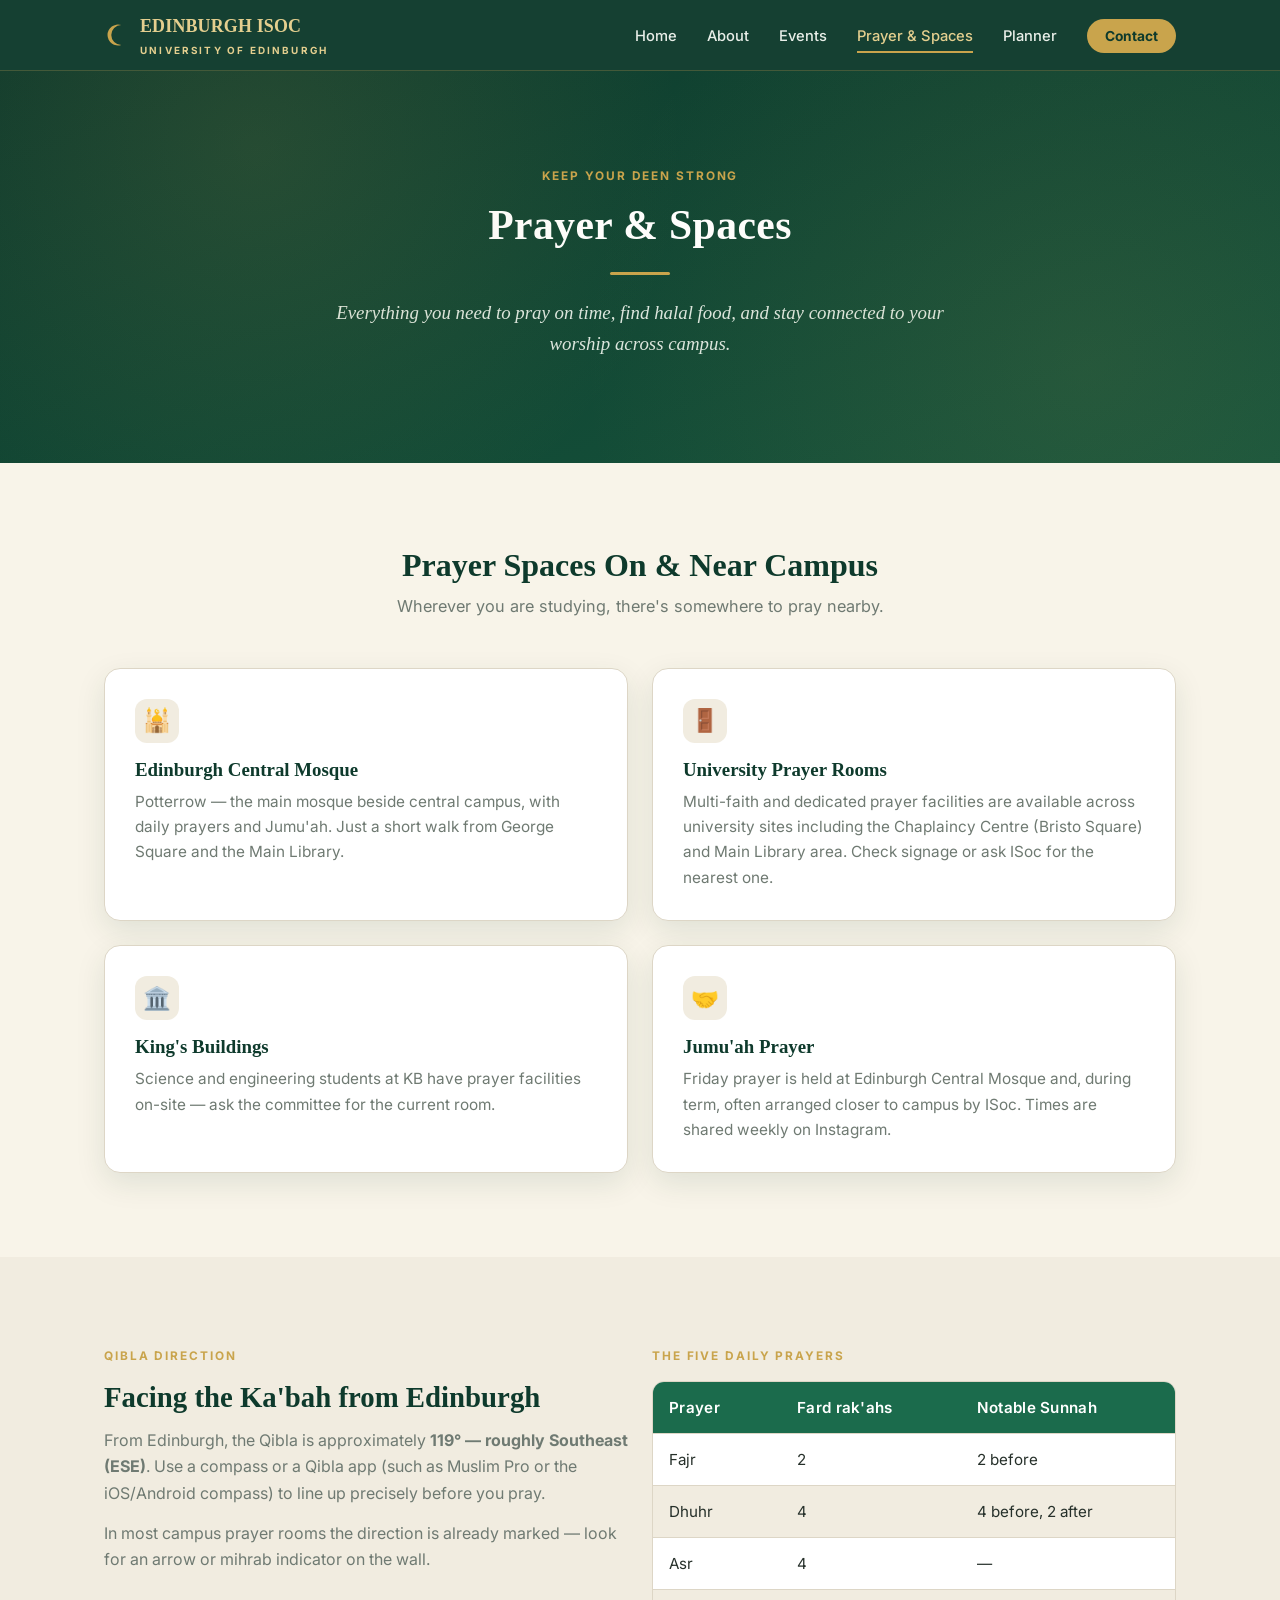
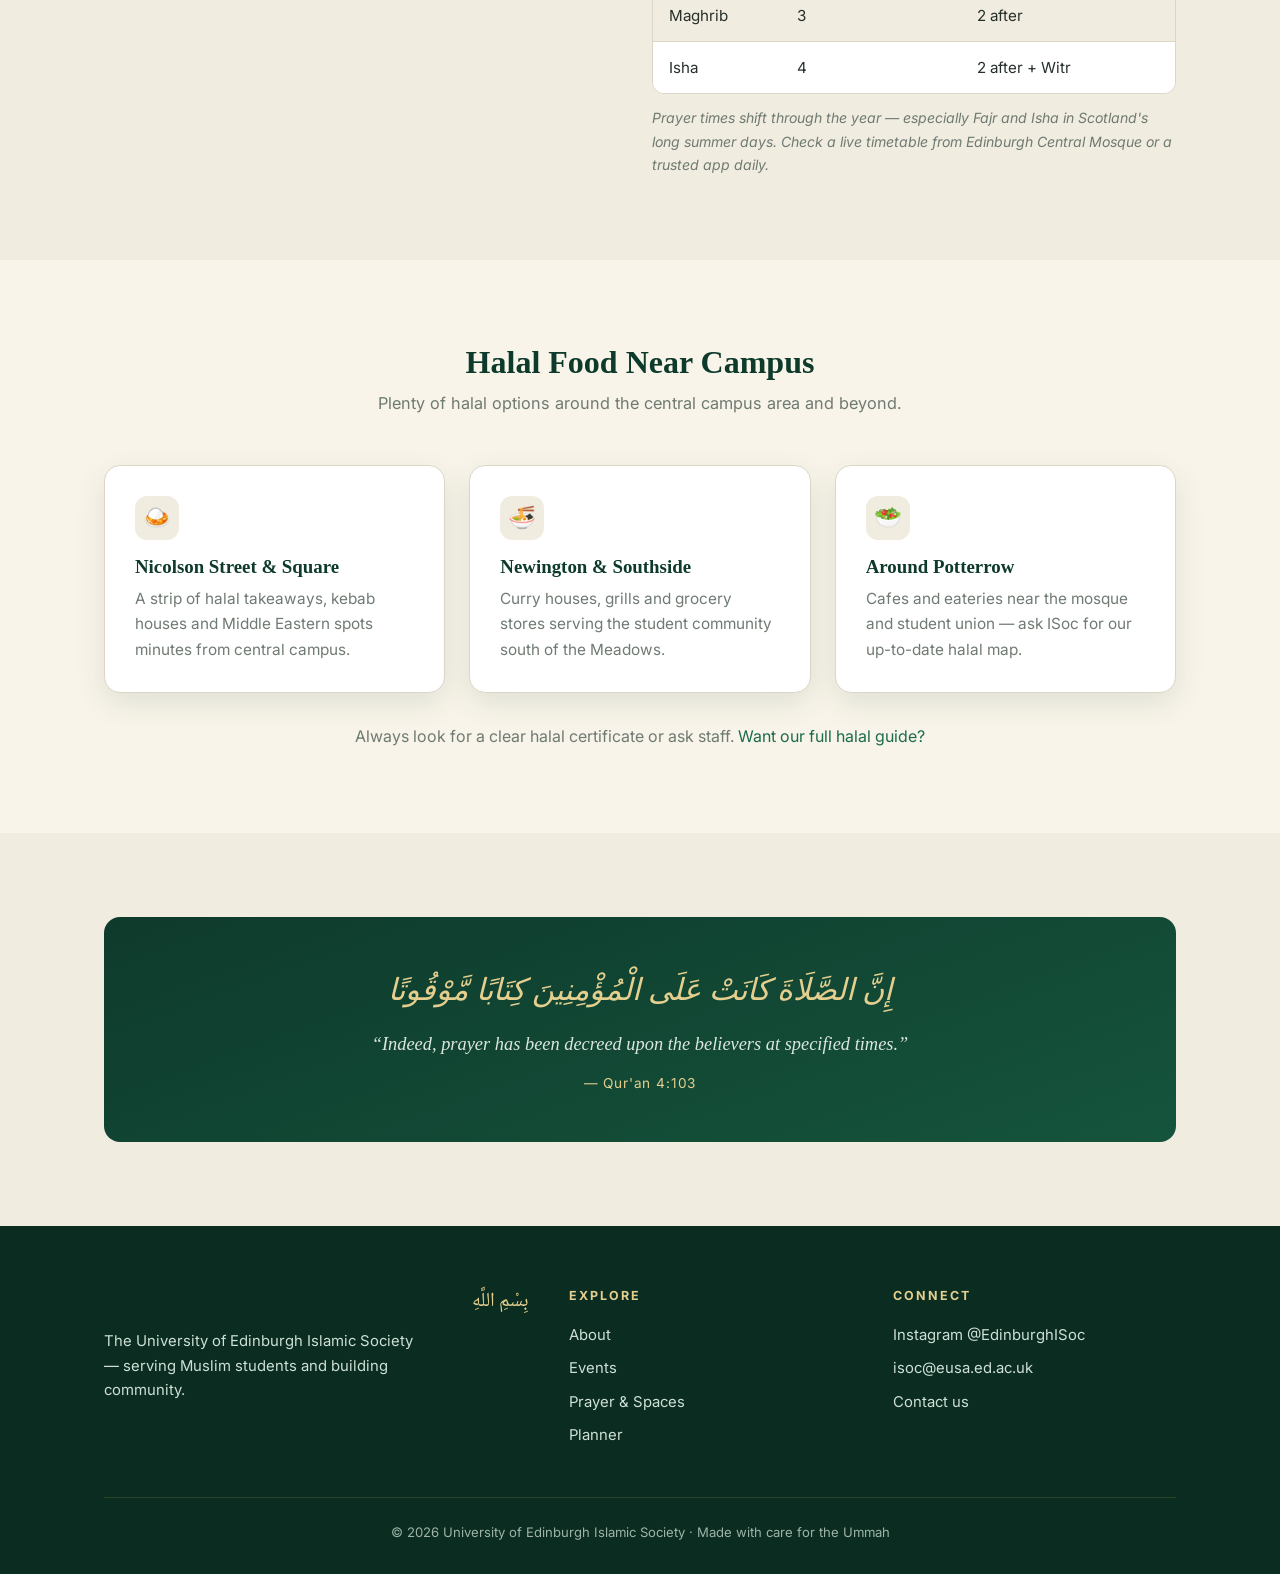
<file: prayer.html>
<!DOCTYPE html>
<html lang="en">
<head>
<meta charset="UTF-8">
<meta name="viewport" content="width=device-width,initial-scale=1">
<title>Prayer &amp; Spaces · Edinburgh ISoc</title>
<meta name="description" content="Prayer spaces, Qibla direction, prayer times and halal food near the University of Edinburgh.">
<link href="https://fonts.googleapis.com/css2?family=Inter:wght@400;500;600;700&family=Noto+Naskh+Arabic:wght@500;700&display=swap" rel="stylesheet">
<link rel="stylesheet" href="assets/style.css">
</head>
<body>
<nav class="nav"><div class="container">
  <a class="brand" href="index.html"><svg class="crescent" viewBox="0 0 100 100"><path d="M66 12a40 40 0 1 0 0 76 31 31 0 1 1 0-76z" fill="currentColor"/></svg><span class="txt"><b>Edinburgh ISoc</b><span>University of Edinburgh</span></span></a>
  <button class="burger" aria-label="Menu"><span></span><span></span><span></span></button>
  <ul class="navlinks">
    <li><a href="index.html">Home</a></li><li><a href="about.html">About</a></li><li><a href="events.html">Events</a></li><li><a href="prayer.html" class="active">Prayer &amp; Spaces</a></li><li><a href="planner.html">Planner</a></li><li><a href="contact.html" class="cta">Contact</a></li>
  </ul>
</div></nav>

<header class="hero" style="padding:90px 0 96px">
  <div class="container">
    <span class="eyebrow">Keep Your Deen Strong</span>
    <h1 style="font-size:2.6rem">Prayer &amp; Spaces</h1>
    <div class="divider-rule"></div>
    <p class="lead">Everything you need to pray on time, find halal food, and stay connected to your worship across campus.</p>
  </div>
</header>

<section>
  <div class="container">
    <h2 class="section-title">Prayer Spaces On &amp; Near Campus</h2>
    <p class="section-sub">Wherever you are studying, there's somewhere to pray nearby.</p>
    <div class="grid g2">
      <div class="card reveal"><div class="ico">🕌</div><h3>Edinburgh Central Mosque</h3><p>Potterrow — the main mosque beside central campus, with daily prayers and Jumu'ah. Just a short walk from George Square and the Main Library.</p></div>
      <div class="card reveal"><div class="ico">🚪</div><h3>University Prayer Rooms</h3><p>Multi-faith and dedicated prayer facilities are available across university sites including the Chaplaincy Centre (Bristo Square) and Main Library area. Check signage or ask ISoc for the nearest one.</p></div>
      <div class="card reveal"><div class="ico">🏛️</div><h3>King's Buildings</h3><p>Science and engineering students at KB have prayer facilities on-site — ask the committee for the current room.</p></div>
      <div class="card reveal"><div class="ico">🤝</div><h3>Jumu'ah Prayer</h3><p>Friday prayer is held at Edinburgh Central Mosque and, during term, often arranged closer to campus by ISoc. Times are shared weekly on Instagram.</p></div>
    </div>
  </div>
</section>

<section class="alt">
  <div class="container">
    <div class="g2 grid" style="align-items:start">
      <div class="reveal">
        <span class="eyebrow">Qibla Direction</span>
        <h2 style="font-size:1.8rem;margin-bottom:12px">Facing the Ka'bah from Edinburgh</h2>
        <p style="color:var(--muted);margin-bottom:14px">From Edinburgh, the Qibla is approximately <strong>119° — roughly Southeast (ESE)</strong>. Use a compass or a Qibla app (such as Muslim Pro or the iOS/Android compass) to line up precisely before you pray.</p>
        <p style="color:var(--muted)">In most campus prayer rooms the direction is already marked — look for an arrow or mihrab indicator on the wall.</p>
      </div>
      <div class="reveal">
        <span class="eyebrow">The Five Daily Prayers</span>
        <div class="table-wrap">
          <table>
            <thead><tr><th>Prayer</th><th>Fard rak'ahs</th><th>Notable Sunnah</th></tr></thead>
            <tbody>
              <tr><td>Fajr</td><td>2</td><td>2 before</td></tr>
              <tr><td>Dhuhr</td><td>4</td><td>4 before, 2 after</td></tr>
              <tr><td>Asr</td><td>4</td><td>—</td></tr>
              <tr><td>Maghrib</td><td>3</td><td>2 after</td></tr>
              <tr><td>Isha</td><td>4</td><td>2 after + Witr</td></tr>
            </tbody>
          </table>
        </div>
        <p style="color:var(--muted);font-size:.88rem;margin-top:12px"><em>Prayer times shift through the year — especially Fajr and Isha in Scotland's long summer days. Check a live timetable from Edinburgh Central Mosque or a trusted app daily.</em></p>
      </div>
    </div>
  </div>
</section>

<section>
  <div class="container">
    <h2 class="section-title">Halal Food Near Campus</h2>
    <p class="section-sub">Plenty of halal options around the central campus area and beyond.</p>
    <div class="grid g3">
      <div class="card reveal"><div class="ico">🍛</div><h3>Nicolson Street &amp; Square</h3><p>A strip of halal takeaways, kebab houses and Middle Eastern spots minutes from central campus.</p></div>
      <div class="card reveal"><div class="ico">🍜</div><h3>Newington &amp; Southside</h3><p>Curry houses, grills and grocery stores serving the student community south of the Meadows.</p></div>
      <div class="card reveal"><div class="ico">🥗</div><h3>Around Potterrow</h3><p>Cafes and eateries near the mosque and student union — ask ISoc for our up-to-date halal map.</p></div>
    </div>
    <p style="text-align:center;margin-top:30px;color:var(--muted)">Always look for a clear halal certificate or ask staff. <a href="contact.html">Want our full halal guide?</a></p>
  </div>
</section>

<section class="alt">
  <div class="container">
    <div class="quote reveal">
      <p class="ar">إِنَّ الصَّلَاةَ كَانَتْ عَلَى الْمُؤْمِنِينَ كِتَابًا مَّوْقُوتًا</p>
      <p>“Indeed, prayer has been decreed upon the believers at specified times.”</p>
      <cite>— Qur'an 4:103</cite>
    </div>
  </div>
</section>

<footer><div class="container">
  <div class="fgrid">
    <div><p class="ar">بِسْمِ اللَّهِ</p><p style="color:#cfe0d6;font-size:.93rem;max-width:320px">The University of Edinburgh Islamic Society — serving Muslim students and building community.</p></div>
    <div><h4>Explore</h4><a href="about.html">About</a><a href="events.html">Events</a><a href="prayer.html">Prayer &amp; Spaces</a><a href="planner.html">Planner</a></div>
    <div><h4>Connect</h4><a href="https://instagram.com/EdinburghISoc">Instagram @EdinburghISoc</a><a href="mailto:isoc@eusa.ed.ac.uk">isoc@eusa.ed.ac.uk</a><a href="contact.html">Contact us</a></div>
  </div>
  <div class="fbottom">© <span id="yr">2026</span> University of Edinburgh Islamic Society · Made with care for the Ummah</div>
</div></footer>
<script src="assets/script.js"></script>
</body></html>
</file>
<file: assets/style.css>
:root{
  --ink:#0e3a2c; --ink2:#0a2c21; --green:#1b6b4c; --green2:#15543c;
  --gold:#c9a44c; --gold-lt:#e4cf8f; --cream:#f8f4e9; --panel:#f1ece0;
  --text:#26302a; --muted:#6f7a72; --white:#ffffff; --line:#ddd6c6;
  --maxw:1120px; --r:16px; --shadow:0 10px 30px rgba(14,58,44,.10);
  --serif:'Georgia','Times New Roman',serif;
  --sans:'Inter','Helvetica Neue',Arial,'Liberation Sans',sans-serif;
}
*{box-sizing:border-box;margin:0;padding:0}
html{scroll-behavior:smooth}
body{font-family:var(--sans);color:var(--text);background:var(--cream);line-height:1.65;-webkit-font-smoothing:antialiased}
img{max-width:100%;display:block}
a{color:var(--green);text-decoration:none}
a:hover{color:var(--gold)}
.container{max-width:var(--maxw);margin:0 auto;padding:0 24px}
.serif{font-family:var(--serif)}
.ar{font-family:'Noto Naskh Arabic','Amiri',serif;direction:rtl}
section{padding:84px 0}
h1,h2,h3{font-family:var(--serif);line-height:1.18;color:var(--ink);font-weight:700}
h2.section-title{font-size:2rem;text-align:center;margin-bottom:8px}
.section-sub{text-align:center;color:var(--muted);max-width:620px;margin:0 auto 48px;font-size:1.02rem}
.eyebrow{display:inline-block;letter-spacing:.16em;text-transform:uppercase;font-size:.74rem;font-weight:700;color:var(--gold);margin-bottom:14px}

/* ---------- NAV ---------- */
.nav{position:sticky;top:0;z-index:50;background:rgba(14,58,44,.97);backdrop-filter:blur(8px);border-bottom:1px solid rgba(201,164,76,.25)}
.nav .container{display:flex;align-items:center;justify-content:space-between;height:70px}
.brand{display:flex;align-items:center;gap:10px;color:var(--white)}
.brand:hover{color:var(--white)}
.brand .crescent{width:26px;height:26px;color:var(--gold)}
.brand b{font-family:var(--serif);font-size:1.12rem;letter-spacing:.01em}
.brand span{display:block;font-size:.62rem;letter-spacing:.22em;text-transform:uppercase;color:var(--gold-lt);font-weight:700}
.navlinks{display:flex;align-items:center;gap:30px;list-style:none}
.navlinks a{color:#e9efe9;font-size:.92rem;font-weight:500;position:relative}
.navlinks a:hover,.navlinks a.active{color:var(--gold-lt)}
.navlinks a.active::after{content:'';position:absolute;left:0;right:0;bottom:-8px;height:2px;background:var(--gold)}
.nav .cta{background:var(--gold);color:var(--ink)!important;padding:9px 18px;border-radius:999px;font-weight:700;font-size:.86rem}
.nav .cta:hover{background:var(--gold-lt)}
.burger{display:none;background:none;border:0;cursor:pointer;width:30px;height:24px;position:relative}
.burger span{position:absolute;left:0;right:0;height:2.5px;background:var(--gold-lt);border-radius:2px;transition:.25s}
.burger span:nth-child(1){top:0}.burger span:nth-child(2){top:11px}.burger span:nth-child(3){top:22px}

/* ---------- HERO ---------- */
.hero{position:relative;background:linear-gradient(160deg,var(--ink) 0%,var(--green2) 100%);color:var(--white);text-align:center;padding:120px 0 130px;overflow:hidden}
.hero::after{content:'';position:absolute;inset:0;background-image:radial-gradient(circle at 20% 20%,rgba(201,164,76,.12),transparent 40%),radial-gradient(circle at 85% 75%,rgba(201,164,76,.10),transparent 45%);pointer-events:none}
.hero .crescent-lg{width:64px;height:64px;color:var(--gold-lt);margin:0 auto 22px}
.hero h1{color:var(--white);font-size:3.1rem;letter-spacing:.01em}
.hero .ar{font-size:1.7rem;color:var(--gold-lt);margin:6px 0 4px}
.hero p.lead{font-size:1.18rem;color:#dce7df;max-width:640px;margin:18px auto 8px;font-family:var(--serif);font-style:italic}
.hero .meta{letter-spacing:.18em;text-transform:uppercase;font-size:.74rem;color:var(--gold-lt);margin-top:26px}
.hero-actions{margin-top:34px;display:flex;gap:14px;justify-content:center;flex-wrap:wrap}
.divider-rule{width:60px;height:3px;background:var(--gold);margin:22px auto;border-radius:3px}

/* ---------- BUTTONS ---------- */
.btn{display:inline-block;padding:13px 26px;border-radius:999px;font-weight:700;font-size:.92rem;cursor:pointer;border:2px solid transparent;transition:.2s}
.btn-gold{background:var(--gold);color:var(--ink)}
.btn-gold:hover{background:var(--gold-lt);color:var(--ink);transform:translateY(-2px)}
.btn-ghost{background:transparent;border-color:var(--gold-lt);color:var(--gold-lt)}
.btn-ghost:hover{background:rgba(201,164,76,.12);color:var(--white)}
.btn-green{background:var(--green);color:var(--white)}
.btn-green:hover{background:var(--green2);color:var(--white);transform:translateY(-2px)}

/* ---------- CARDS / GRID ---------- */
.grid{display:grid;gap:24px}
.g3{grid-template-columns:repeat(3,1fr)}
.g2{grid-template-columns:repeat(2,1fr)}
.card{background:var(--white);border:1px solid var(--line);border-radius:var(--r);padding:30px;box-shadow:var(--shadow);transition:.2s}
.card:hover{transform:translateY(-4px);border-color:var(--gold)}
.card .ico{width:44px;height:44px;border-radius:12px;background:var(--panel);display:flex;align-items:center;justify-content:center;color:var(--green);margin-bottom:16px;font-size:1.4rem}
.card h3{font-size:1.18rem;margin-bottom:8px}
.card p{color:var(--muted);font-size:.96rem}
.alt{background:var(--panel)}

/* ---------- EVENTS ---------- */
.event{display:flex;gap:20px;align-items:flex-start;background:var(--white);border:1px solid var(--line);border-left:4px solid var(--green);border-radius:12px;padding:20px 24px;margin-bottom:14px}
.event .when{min-width:92px;font-weight:700;color:var(--green);font-size:.9rem}
.event h3{font-size:1.08rem;margin-bottom:3px}
.event p{color:var(--muted);font-size:.94rem}
.badge{display:inline-block;font-size:.7rem;font-weight:700;letter-spacing:.05em;text-transform:uppercase;padding:4px 10px;border-radius:999px;margin-top:8px}
.badge.free{background:#e3f1e8;color:#1b6b4c}
.badge.ticketed{background:#fbeada;color:#b4641d}
.badge.mixed{background:#f3ecd6;color:#9a7b22}

/* ---------- PRAYER TABLE ---------- */
.table-wrap{overflow-x:auto;border-radius:12px;border:1px solid var(--line)}
table{width:100%;border-collapse:collapse;background:var(--white);min-width:480px}
th,td{padding:13px 16px;text-align:left;border-bottom:1px solid var(--line);font-size:.95rem}
th{background:var(--green);color:var(--white);font-family:var(--sans);font-weight:600;letter-spacing:.02em}
tr:last-child td{border-bottom:0}
tbody tr:nth-child(even){background:var(--panel)}

/* ---------- CALLOUT / QURAN ---------- */
.quote{background:linear-gradient(160deg,var(--ink),var(--green2));color:var(--white);border-radius:var(--r);padding:48px;text-align:center}
.quote .ar{font-size:1.9rem;color:var(--gold-lt);margin-bottom:14px}
.quote p{font-family:var(--serif);font-style:italic;font-size:1.15rem;color:#dce7df}
.quote cite{display:block;margin-top:12px;color:var(--gold-lt);font-style:normal;font-size:.85rem;letter-spacing:.06em}

/* ---------- PLANNER FEATURE ---------- */
.feature{display:grid;grid-template-columns:1fr 1fr;gap:48px;align-items:center}
.feature .pcover{background:linear-gradient(160deg,var(--ink),var(--green2));border-radius:var(--r);padding:54px 40px;color:var(--white);text-align:center;box-shadow:var(--shadow);border:1px solid rgba(201,164,76,.3)}
.feature .pcover .crescent{width:46px;height:46px;color:var(--gold-lt);margin:0 auto 18px}
.feature .pcover small{letter-spacing:.16em;text-transform:uppercase;color:var(--gold-lt);font-size:.7rem;font-weight:700}
.feature .pcover h3{color:var(--white);font-size:1.7rem;margin:14px 0}
.feature .pcover .yr{color:var(--gold-lt);font-style:italic;font-family:var(--serif)}
.price{font-size:2.2rem;font-weight:700;color:var(--green);font-family:var(--serif)}
.ticklist{list-style:none;margin:18px 0}
.ticklist li{padding:7px 0 7px 30px;position:relative;color:var(--text)}
.ticklist li::before{content:'✓';position:absolute;left:0;color:var(--gold);font-weight:700}

/* ---------- FORM ---------- */
.form{display:grid;gap:16px;max-width:560px;margin:0 auto}
.form input,.form textarea{width:100%;padding:14px 16px;border:1px solid var(--line);border-radius:10px;font-family:var(--sans);font-size:.96rem;background:var(--white)}
.form input:focus,.form textarea:focus{outline:2px solid var(--gold-lt);border-color:var(--gold)}
.form label{font-weight:600;font-size:.9rem;margin-bottom:-8px}

/* ---------- FOOTER ---------- */
footer{background:var(--ink2);color:#cfe0d6;padding:60px 0 30px}
.fgrid{display:grid;grid-template-columns:1.5fr 1fr 1fr;gap:40px;margin-bottom:40px}
footer h4{color:var(--gold-lt);font-family:var(--sans);font-size:.78rem;letter-spacing:.16em;text-transform:uppercase;margin-bottom:16px}
footer a{color:#cfe0d6;display:block;margin-bottom:9px;font-size:.93rem}
footer a:hover{color:var(--gold-lt)}
footer .ar{color:var(--gold-lt);font-size:1.25rem;margin-bottom:10px}
.fbottom{border-top:1px solid rgba(201,164,76,.2);padding-top:24px;text-align:center;font-size:.82rem;color:#9fb3a7}

/* ---------- REVEAL ---------- */
.reveal{opacity:0;transform:translateY(20px);transition:.6s ease}
.reveal.in{opacity:1;transform:none}

/* ---------- RESPONSIVE ---------- */
@media(max-width:860px){
  .g3{grid-template-columns:1fr 1fr}
  .feature{grid-template-columns:1fr}
  .fgrid{grid-template-columns:1fr 1fr}
  .hero h1{font-size:2.3rem}
  .navlinks{position:fixed;top:70px;right:0;bottom:0;width:74%;max-width:320px;background:var(--ink);flex-direction:column;align-items:flex-start;gap:0;padding:24px;transform:translateX(100%);transition:.3s;box-shadow:-10px 0 30px rgba(0,0,0,.3)}
  .navlinks.open{transform:none}
  .navlinks li{width:100%}
  .navlinks a{display:block;padding:14px 0;width:100%;border-bottom:1px solid rgba(255,255,255,.08)}
  .navlinks a.active::after{display:none}
  .nav .cta{margin-top:12px}
  .burger{display:block}
}
@media(max-width:560px){
  section{padding:60px 0}
  .g3,.g2,.fgrid{grid-template-columns:1fr}
  .hero h1{font-size:2rem}
  .quote{padding:32px 22px}
}
</file>
